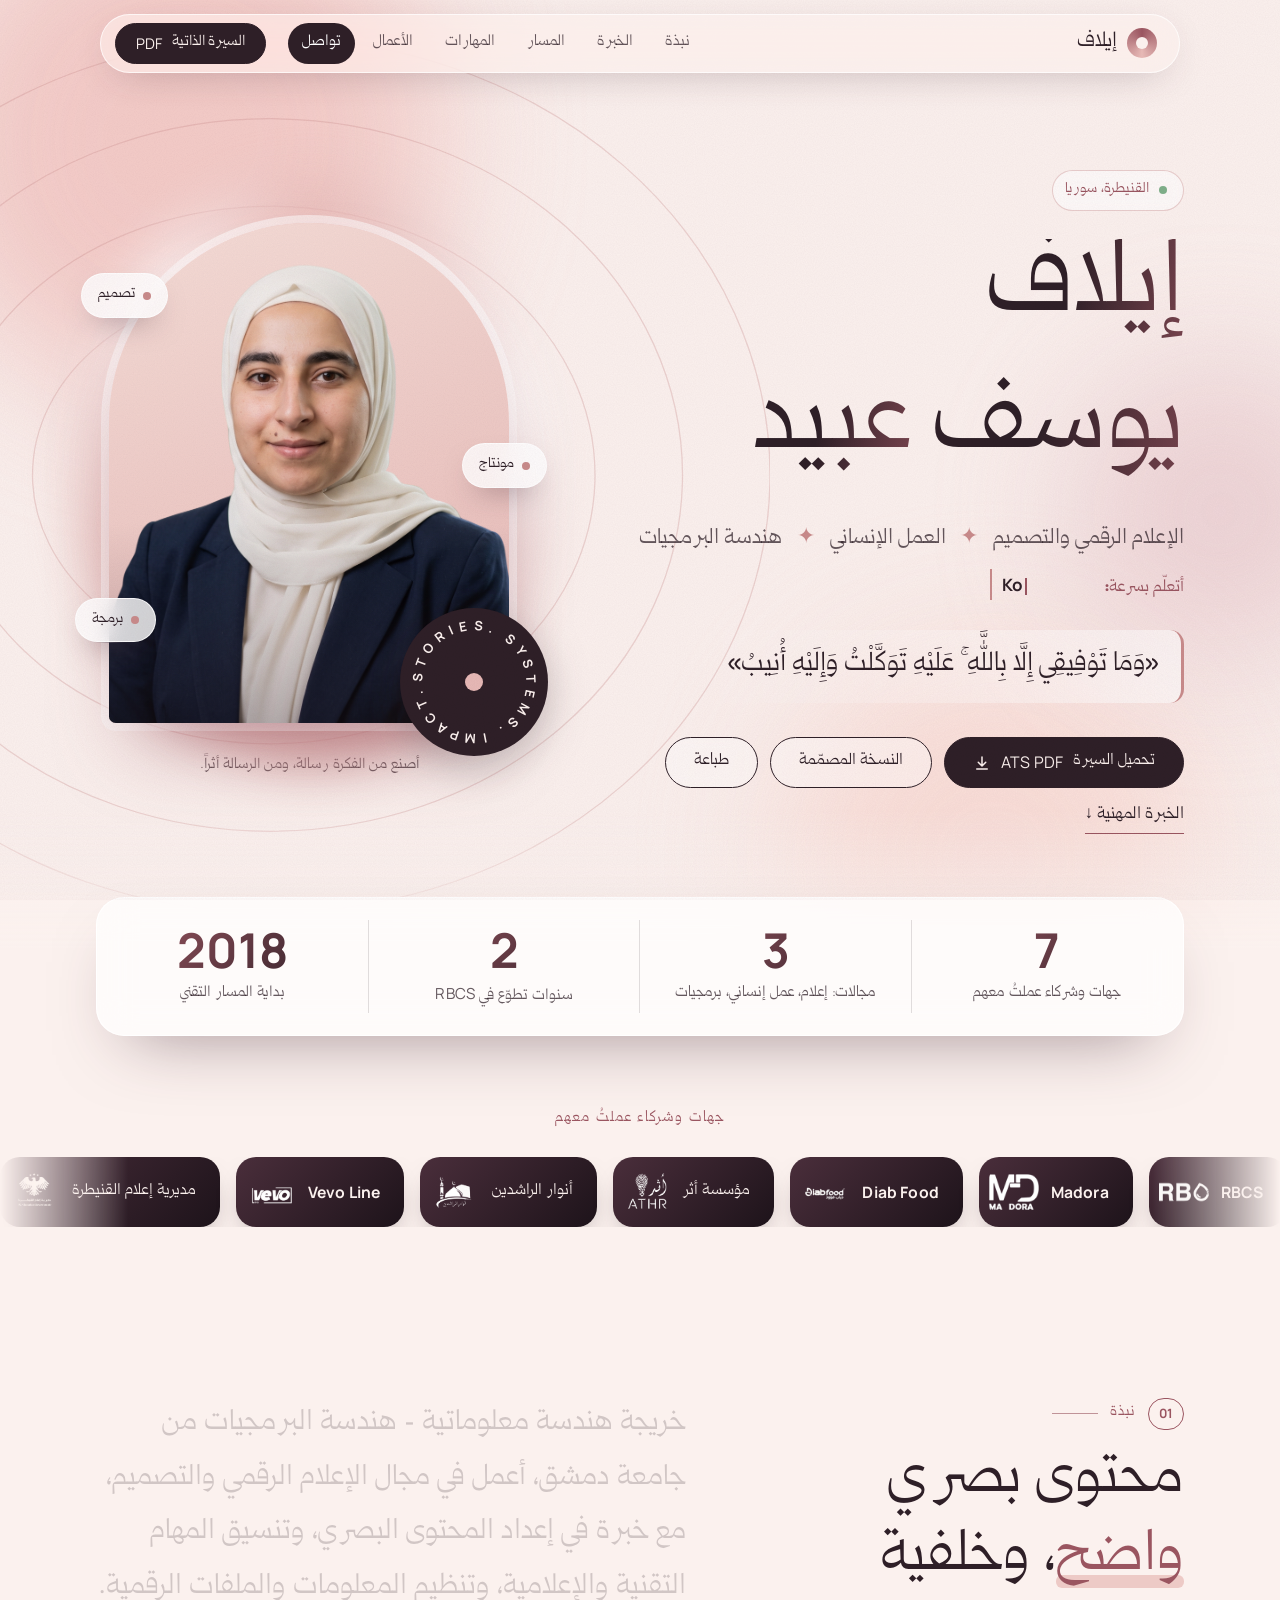
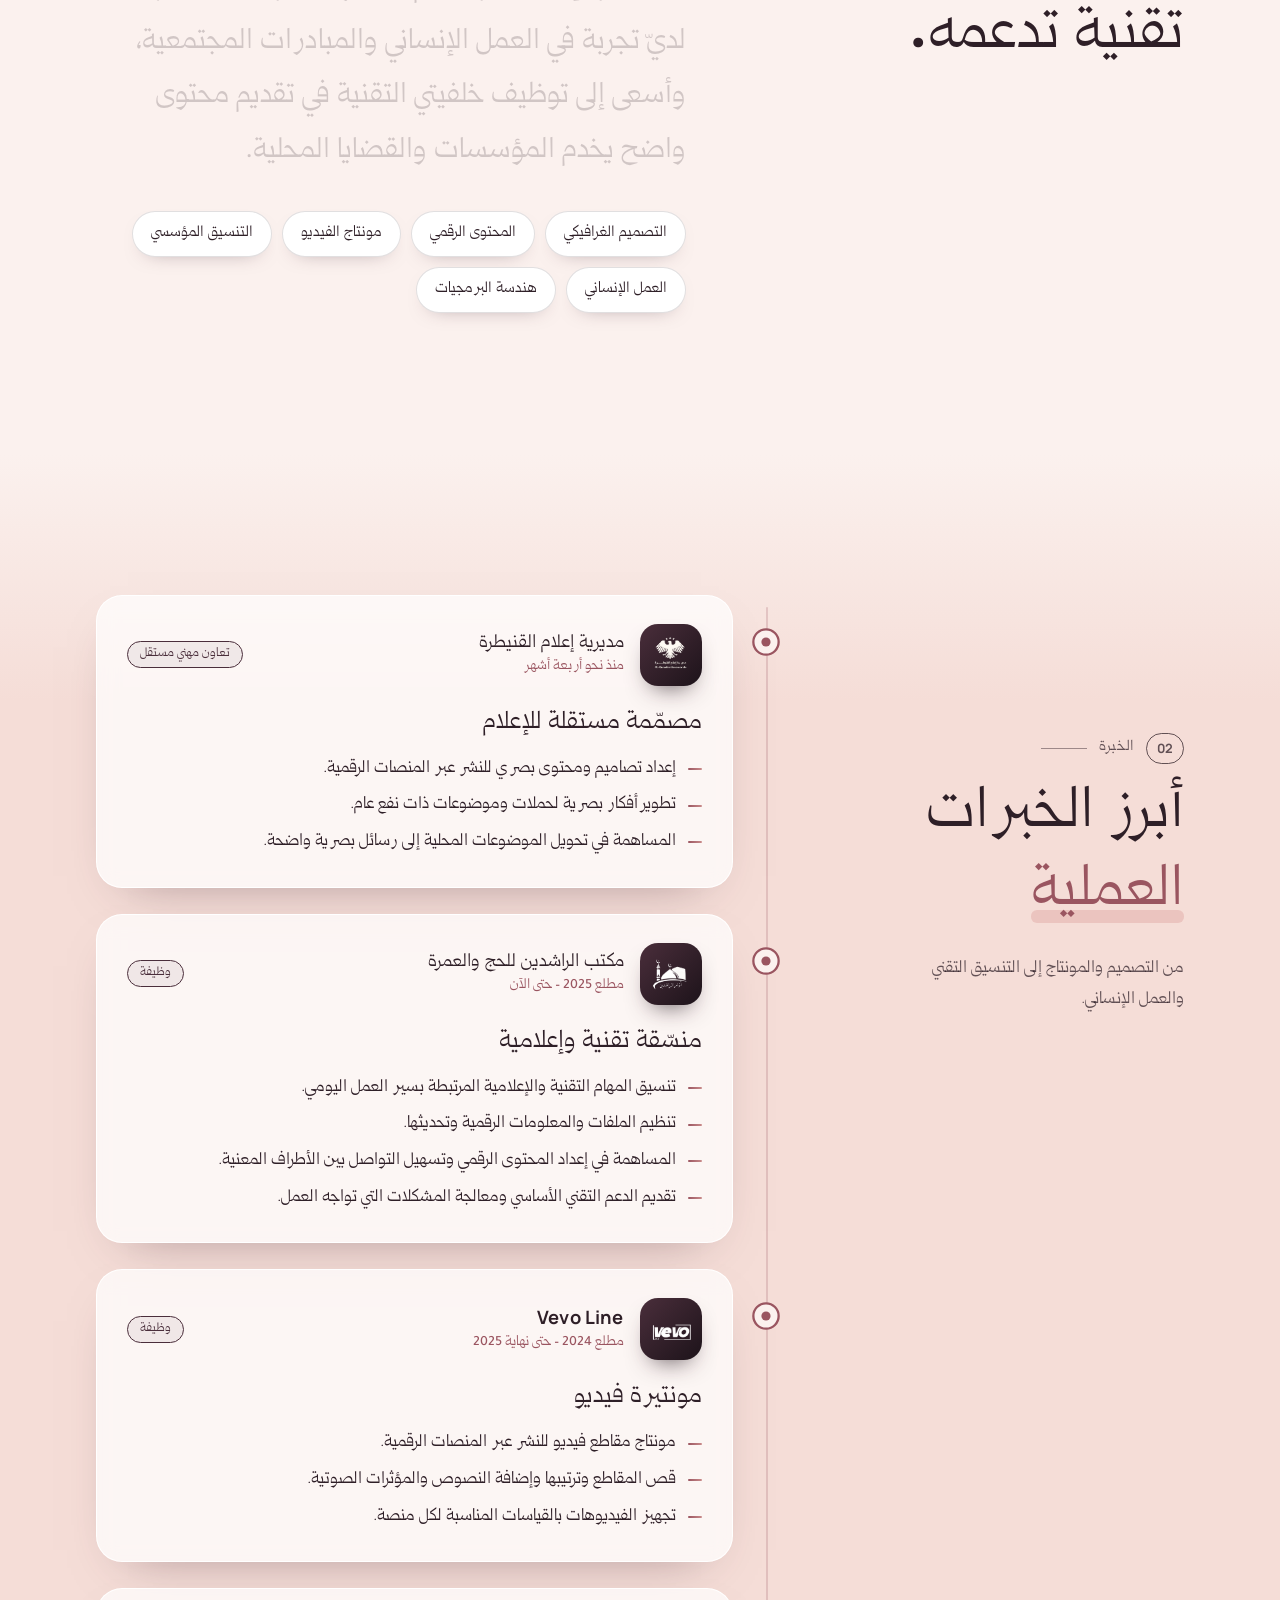
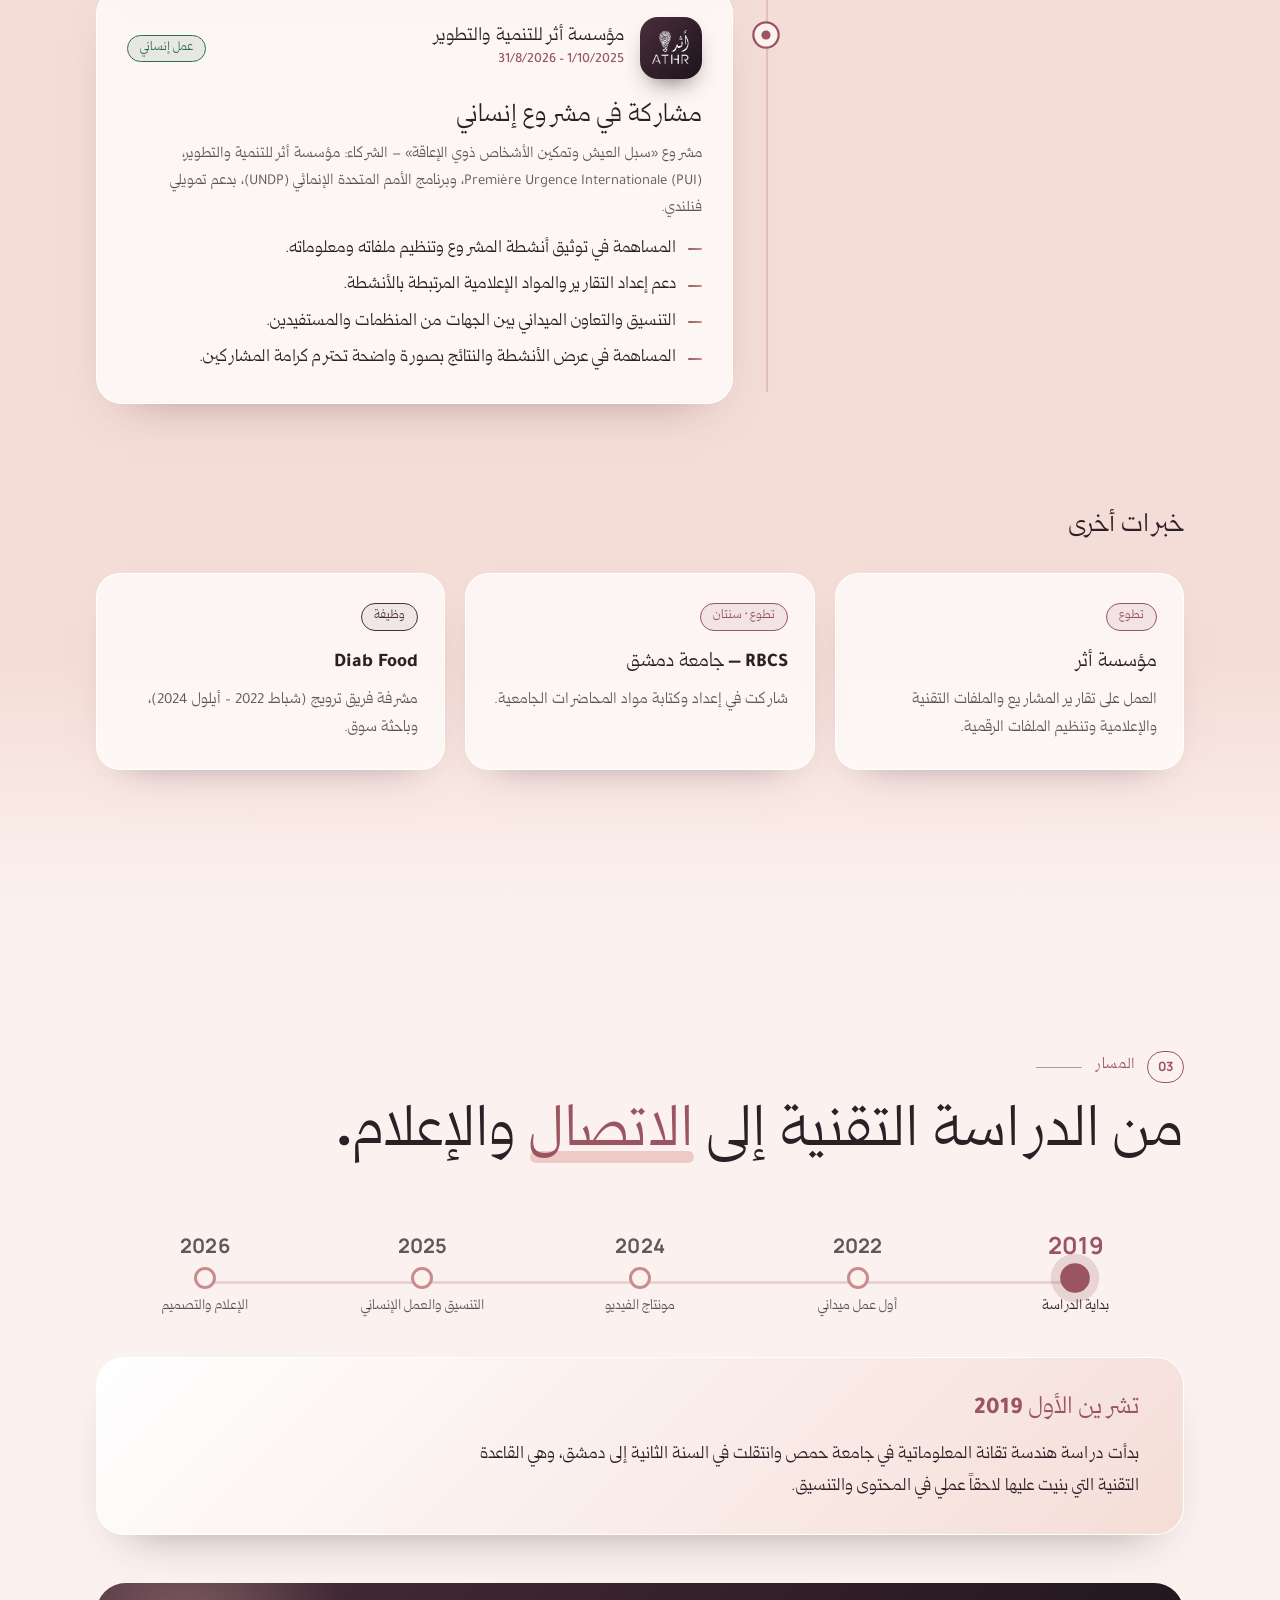
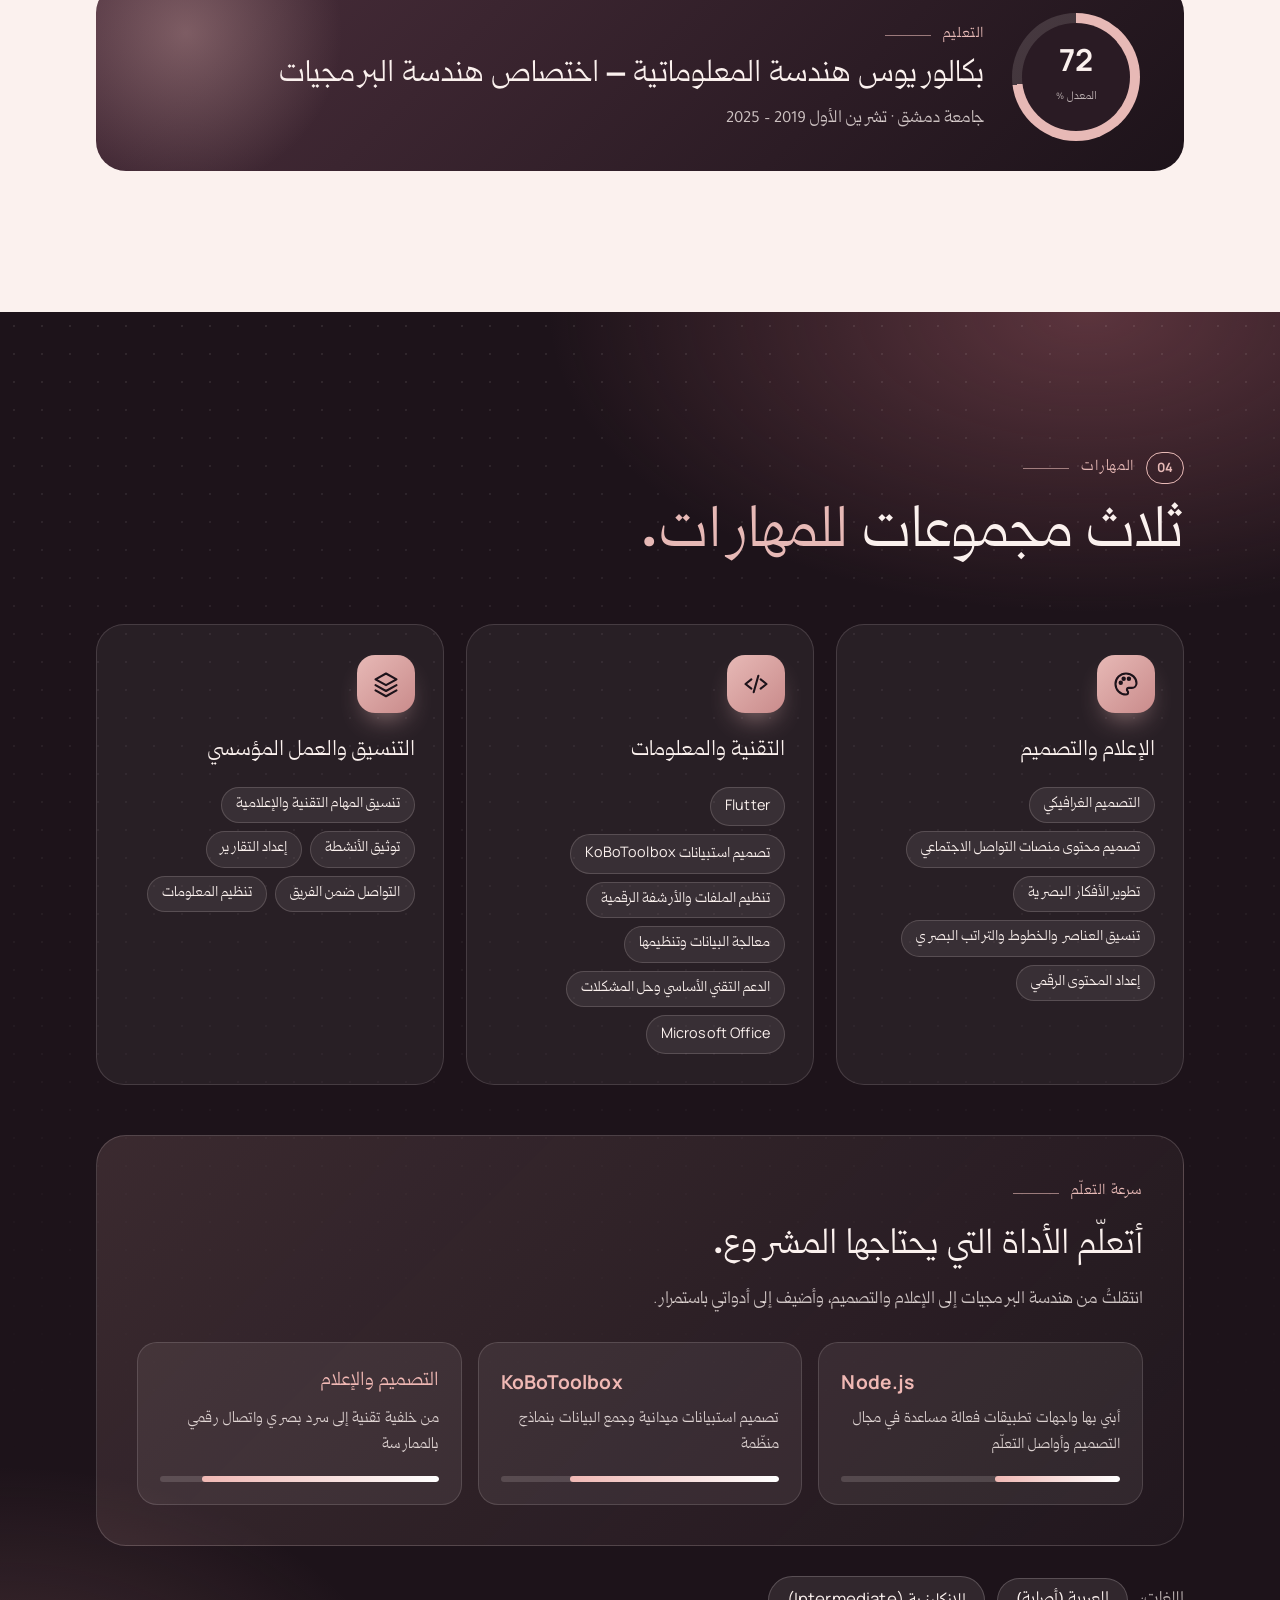
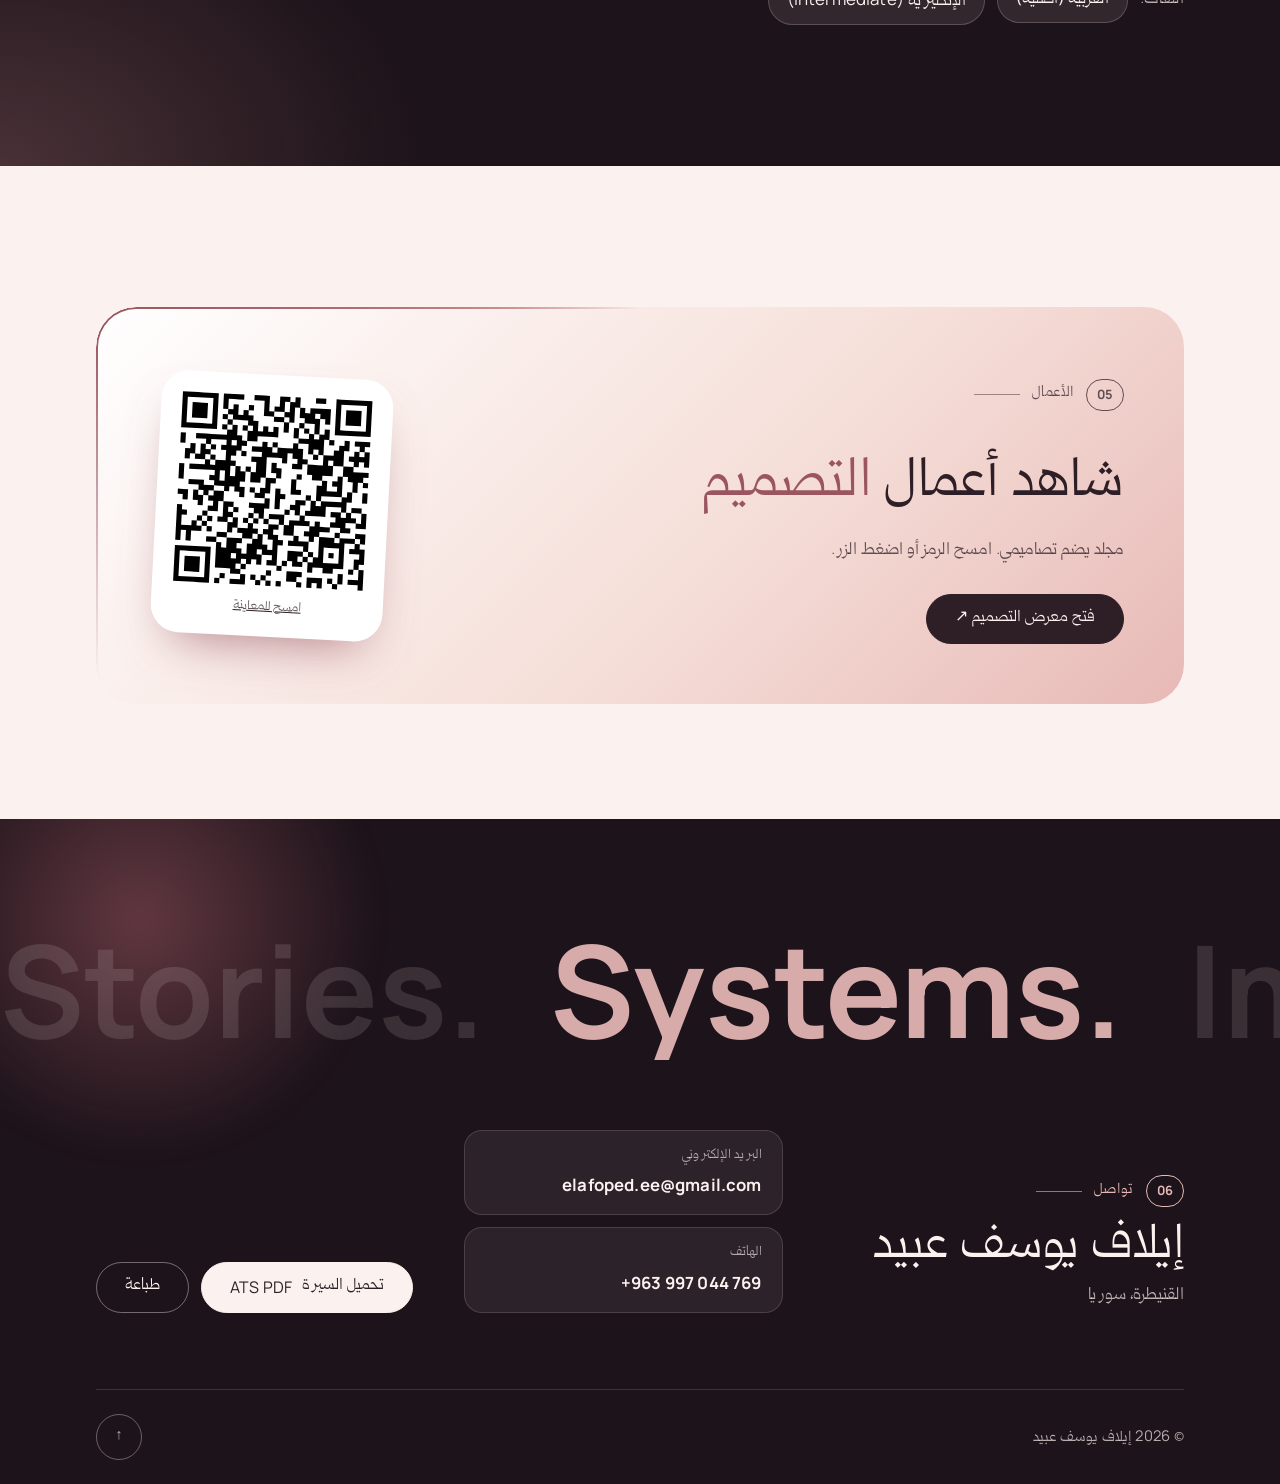
<file: index.html>
<!doctype html>
<html lang="ar" dir="rtl">

<head>
  <meta charset="utf-8">
  <meta name="viewport" content="width=device-width, initial-scale=1">
  <title>إيلاف يوسف عبيد — الإعلام الرقمي والتصميم</title>
  <meta name="description"
    content="إيلاف يوسف عبيد — الإعلام الرقمي والتصميم، العمل الإنساني، هندسة البرمجيات. القنيطرة، سوريا.">
  <meta name="theme-color" content="#FBF1EE">
  <meta property="og:title" content="إيلاف يوسف عبيد — الإعلام الرقمي والتصميم">
  <meta property="og:description" content="Stories. Systems. Impact.">
  <meta property="og:image" content="assets/portrait.jpg">
  <script>document.documentElement.classList.add('js')</script>
  <link rel="stylesheet" href="css/fonts.css">
  <link rel="stylesheet" href="css/site.css">
</head>

<body>
  <div class="progress" aria-hidden="true"></div>
  <div class="glow" aria-hidden="true"></div>
  <a class="skip" href="#main">انتقل إلى المحتوى</a>

  <header class="nav" id="top">
    <div class="nav__in">
      <a class="nav__brand" href="#hero" aria-label="إيلاف يوسف عبيد — الرئيسية"><i aria-hidden="true"></i>إيلاف</a>
      <button class="nav__toggle" type="button" aria-expanded="false" aria-controls="menu"><span
          class="sr">القائمة</span><i aria-hidden="true"></i></button>
      <nav id="menu" class="nav__menu" aria-label="التنقل الرئيسي">
        <a href="#about">نبذة</a>
        <a href="#experience">الخبرة</a>
        <a href="#timeline">المسار</a>
        <a href="#skills">المهارات</a>
        <a href="#work">الأعمال</a>
        <a href="#contact">تواصل</a>
      </nav>
      <div class="nav__actions">
        <a class="btn btn--sm" href="elaf-yousf-obeid-cv-ATS.pdf" download>السيرة الذاتية <span class="latin">PDF</span></a>
      </div>
    </div>
  </header>

  <main id="main">

    <!-- HERO -->
    <section class="hero" id="hero" aria-labelledby="name">
      <span class="blob blob--1" aria-hidden="true" data-par="0.12"></span>
      <span class="blob blob--2" aria-hidden="true" data-par="-0.08"></span>
      <span class="blob blob--3" aria-hidden="true" data-par="0.16"></span>
      <svg class="hero__rings" viewBox="0 0 800 800" aria-hidden="true" focusable="false">
        <g fill="none" stroke="currentColor" stroke-width="1">
          <ellipse cx="400" cy="400" rx="120" ry="90" />
          <ellipse cx="400" cy="400" rx="190" ry="150" />
          <ellipse cx="400" cy="400" rx="260" ry="215" />
          <ellipse cx="400" cy="400" rx="330" ry="285" />
          <ellipse cx="400" cy="400" rx="400" ry="350" />
        </g>
      </svg>

      <div class="wrap hero__grid">
        <div class="hero__text">
          <p class="eyebrow" data-reveal>القنيطرة، سوريا</p>
          <h1 class="hero__name" id="name" aria-label="إيلاف يوسف عبيد">إيلاف يوسف عبيد</h1>
          <p class="hero__headline" data-reveal>الإعلام الرقمي والتصميم <span class="sep" aria-hidden="true">✦</span>
            العمل الإنساني <span class="sep" aria-hidden="true">✦</span> هندسة البرمجيات</p>
          <p class="hero__rotor" data-reveal><span>أتعلّم بسرعة:</span> <b class="latin" id="rotor">Flutter</b></p>
          <p class="hero__statement" data-reveal>«وَمَا تَوْفِيقِي إِلَّا بِاللَّهِ ۚ عَلَيْهِ تَوَكَّلْتُ وَإِلَيْهِ أُنِيبُ»</p>

          <div class="hero__cta" data-reveal>
            <a class="btn" href="elaf-yousf-obeid-cv-ATS.pdf" download>تحميل السيرة <span class="latin">ATS PDF</span>
              <svg viewBox="0 0 24 24" fill="none" stroke="currentColor" stroke-width="2" stroke-linecap="round"
                stroke-linejoin="round" aria-hidden="true">
                <path d="M12 4v12m0 0-5-5m5 5 5-5M5 20h14" />
              </svg></a>
            <a class="btn btn--ghost" href="elaf-yousf-obeid-cv.pdf" download>النسخة المصمّمة</a>
            <a class="btn btn--ghost" href="cv-print.html" target="_blank" rel="noopener" data-print>طباعة</a>
            <a class="link" href="#experience">الخبرة المهنية ↓</a>
          </div>
        </div>

        <figure class="portrait" data-reveal>
          <div class="portrait__stage">
            <div class="portrait__halo" aria-hidden="true"></div>
            <div class="portrait__frame">
              <img src="assets/portrait.jpg" alt="إيلاف يوسف عبيد" width="800" height="1000" fetchpriority="high">
            </div>
            <svg class="portrait__ring" viewBox="0 0 150 150" aria-hidden="true">
              <circle class="disc" cx="75" cy="75" r="74" />
              <defs><path id="rp" d="M75 75 m-52 0 a52 52 0 1 1 104 0 a52 52 0 1 1 -104 0" /></defs>
              <g class="spin">
                <text><textPath href="#rp" startOffset="0" textLength="318" lengthAdjust="spacing">STORIES. SYSTEMS. IMPACT. </textPath></text>
              </g>
              <circle class="dot" cx="75" cy="75" r="9" />
            </svg>
            <span class="chip-f chip-f--1"><i></i>تصميم</span>
            <span class="chip-f chip-f--2"><i></i>مونتاج</span>
            <span class="chip-f chip-f--3"><i></i>برمجة</span>
          </div>
          <figcaption>أصنع من الفكرة رسالة، ومن الرسالة أثراً.</figcaption>
        </figure>
      </div>
    </section>

    <!-- STATS -->
    <div class="wrap stats">
      <div class="stats__in" data-reveal>
        <div class="stat"><b data-count="7">0</b><span>جهات وشركاء عملتُ معهم</span></div>
        <div class="stat"><b data-count="3">0</b><span>مجالات: إعلام، عمل إنساني، برمجيات</span></div>
        <div class="stat"><b data-count="2">0</b><span>سنوات تطوّع في <span class="latin">RBCS</span></span></div>
        <div class="stat"><b data-count="2019">0</b><span>بداية المسار التقني</span></div>
      </div>
    </div>

    <section class="logos" aria-label="جهات عملتُ معها">
      <p class="logos__t">جهات وشركاء عملتُ معهم</p>
      <div class="marquee">
        <ul class="marquee__track">
          <li><img src="assets/logos/media-qunaytra.png" alt="" width="64" height="64" loading="lazy"><span>مديرية إعلام القنيطرة</span></li>
          <li><img src="assets/logos/vevoline.png" alt="" width="64" height="64" loading="lazy"><span class="latin">Vevo Line</span></li>
          <li><img src="assets/logos/alrashidin.png" alt="" width="64" height="64" loading="lazy"><span>أنوار الراشدين</span></li>
          <li><img src="assets/logos/athr.png" alt="" width="64" height="64" loading="lazy"><span>مؤسسة أثر</span></li>
          <li><img src="assets/logos/diab-food.png" alt="" width="64" height="64" loading="lazy"><span class="latin">Diab Food</span></li>
          <li><img src="assets/logos/madora.png" alt="" width="64" height="64" loading="lazy"><span class="latin">Madora</span></li>
          <li><img src="assets/logos/rbcs.png" alt="" width="64" height="64" loading="lazy"><span class="latin">RBCS</span></li>
        </ul>
      </div>
    </section>

    <!-- ABOUT -->
    <section class="section" id="about" aria-labelledby="about-h">
      <div class="wrap about">
        <div>
          <p class="kicker" data-reveal><span class="num latin">01</span> نبذة</p>
          <h2 id="about-h" class="h2" data-reveal>محتوى بصري <em>واضح</em>، وخلفية تقنية تدعمه.</h2>
        </div>
        <div>
          <p class="about__text" id="aboutText">خريجة هندسة معلوماتية – هندسة البرمجيات من جامعة دمشق، أعمل في مجال الإعلام الرقمي والتصميم، مع خبرة في إعداد المحتوى البصري، وتنسيق المهام التقنية والإعلامية، وتنظيم المعلومات والملفات الرقمية. لديّ تجربة في العمل الإنساني والمبادرات المجتمعية، وأسعى إلى توظيف خلفيتي التقنية في تقديم محتوى واضح يخدم المؤسسات والقضايا المحلية.</p>
          <ul class="pills" data-reveal>
            <li>التصميم الغرافيكي</li>
            <li>المحتوى الرقمي</li>
            <li>مونتاج الفيديو</li>
            <li>التنسيق المؤسسي</li>
            <li>العمل الإنساني</li>
            <li>هندسة البرمجيات</li>
          </ul>
        </div>
      </div>
    </section>

    <!-- EXPERIENCE -->
    <section class="section section--tint" id="experience" aria-labelledby="exp-h">
      <div class="wrap">
        <div class="exp-wrap">
          <div class="exp-head">
            <p class="kicker" data-reveal><span class="num latin">02</span> الخبرة</p>
            <h2 id="exp-h" class="h2" data-reveal>أبرز الخبرات <em>العملية</em></h2>
            <p data-reveal>من التصميم والمونتاج إلى التنسيق التقني والعمل الإنساني.</p>
          </div>

          <div class="exp-list" id="expList">

            <article class="exp" data-reveal>
              <span class="exp__dot" aria-hidden="true"></span>
              <div class="exp__top">
                <div class="exp__logo"><img src="assets/logos/media-qunaytra.png" alt="" width="48" height="48" loading="lazy"></div>
                <div class="exp__org">مديرية إعلام القنيطرة<small class="verify">منذ نحو أربعة أشهر</small></div>
                <div class="exp__badges"><span class="tag tag--pro">تعاون مهني مستقل</span></div>
              </div>
              <h3>مصمّمة مستقلة للإعلام</h3>
              <ul>
                <li>إعداد تصاميم ومحتوى بصري للنشر عبر المنصات الرقمية.</li>
                <li>تطوير أفكار بصرية لحملات وموضوعات ذات نفع عام.</li>
                <li>المساهمة في تحويل الموضوعات المحلية إلى رسائل بصرية واضحة.</li>
              </ul>
            </article>

            <article class="exp" data-reveal>
              <span class="exp__dot" aria-hidden="true"></span>
              <div class="exp__top">
                <div class="exp__logo"><img src="assets/logos/alrashidin.png" alt="" width="48" height="48" loading="lazy"></div>
                <div class="exp__org">مكتب الراشدين للحج والعمرة<small>مطلع 2025 – حتى الآن</small></div>
                <div class="exp__badges"><span class="tag tag--pro">وظيفة</span></div>
              </div>
              <h3>منسّقة تقنية وإعلامية</h3>
              <ul>
                <li>تنسيق المهام التقنية والإعلامية المرتبطة بسير العمل اليومي.</li>
                <li>تنظيم الملفات والمعلومات الرقمية وتحديثها.</li>
                <li>المساهمة في إعداد المحتوى الرقمي وتسهيل التواصل بين الأطراف المعنية.</li>
                <li>تقديم الدعم التقني الأساسي ومعالجة المشكلات التي تواجه العمل.</li>
              </ul>
            </article>

            <article class="exp" data-reveal>
              <span class="exp__dot" aria-hidden="true"></span>
              <div class="exp__top">
                <div class="exp__logo"><img src="assets/logos/vevoline.png" alt="" width="48" height="48" loading="lazy"></div>
                <div class="exp__org"><span class="latin">Vevo Line</span><small>مطلع 2024 – حتى نهاية 2025</small></div>
                <div class="exp__badges"><span class="tag tag--pro">وظيفة</span></div>
              </div>
              <h3>مونتيرة فيديو</h3>
              <ul>
                <li>مونتاج مقاطع فيديو للنشر عبر المنصات الرقمية.</li>
                <li>قص المقاطع وترتيبها وإضافة النصوص والمؤثرات الصوتية.</li>
                <li>تجهيز الفيديوهات بالقياسات المناسبة لكل منصة.</li>
              </ul>
            </article>

            <article class="exp" data-reveal>
              <span class="exp__dot" aria-hidden="true"></span>
              <div class="exp__top">
                <div class="exp__logo"><img src="assets/logos/athr.png" alt="" width="48" height="48" loading="lazy"></div>
                <div class="exp__org">مؤسسة أثر للتنمية والتطوير<small>1/10/2025 – 31/8/2026</small></div>
                <div class="exp__badges"><span class="tag tag--hum">عمل إنساني</span></div>
              </div>
              <h3>مشاركة في مشروع إنساني</h3>
              <p class="exp__project">مشروع «سبل العيش وتمكين الأشخاص ذوي الإعاقة» — الشركاء: مؤسسة أثر للتنمية والتطوير،
                <bdi lang="en">Première Urgence Internationale (PUI)</bdi>، وبرنامج الأمم المتحدة الإنمائي
                (<bdi lang="en">UNDP</bdi>)، بدعم تمويلي فنلندي.</p>
              <ul>
                <li>المساهمة في توثيق أنشطة المشروع وتنظيم ملفاته ومعلوماته.</li>
                <li>دعم إعداد التقارير والمواد الإعلامية المرتبطة بالأنشطة.</li>
                <li>التنسيق والتعاون الميداني بين الجهات من المنظمات والمستفيدين.</li>
                <li>المساهمة في عرض الأنشطة والنتائج بصورة واضحة تحترم كرامة المشاركين.</li>
              </ul>
            </article>
          </div>
        </div>

        <div class="more">
          <h3 class="h3" data-reveal>خبرات أخرى</h3>
          <div class="more__grid">
            <article class="card" data-reveal>
              <span class="tag tag--vol">تطوع</span>
              <h4>مؤسسة أثر</h4>
              <p>العمل على تقارير المشاريع والملفات التقنية والإعلامية وتنظيم الملفات الرقمية.</p>
            </article>
            <article class="card" data-reveal>
              <span class="tag tag--vol">تطوع · سنتان</span>
              <h4><bdi lang="en">RBCS</bdi> — جامعة دمشق</h4>
              <p>شاركت في إعداد وكتابة مواد المحاضرات الجامعية.</p>
            </article>
            <article class="card" data-reveal>
              <span class="tag tag--pro">وظيفة</span>
              <h4><bdi lang="en">Diab Food</bdi></h4>
              <p>مشرفة فريق ترويج (شباط 2022 – أيلول 2024)، وباحثة سوق.</p>
            </article>
          </div>
        </div>
      </div>
    </section>

    <!-- TIMELINE -->
    <section class="section" id="timeline" aria-labelledby="tl-h">
      <div class="wrap">
        <p class="kicker" data-reveal><span class="num latin">03</span> المسار</p>
        <h2 id="tl-h" class="h2" data-reveal>من الدراسة التقنية إلى <em>الاتصال</em> والإعلام.</h2>

        <div class="tl" id="tl" data-reveal>
          <div class="tl__rail" role="tablist" aria-label="محطات المسار" aria-orientation="horizontal">
            <button class="tl__node is-active" role="tab" id="tab-2019" aria-selected="true" aria-controls="p-2019"
              tabindex="0"><span class="tl__year latin">2019</span><span class="tl__dot" aria-hidden="true"></span><span
                class="tl__cap">بداية الدراسة</span></button>
            <button class="tl__node" role="tab" id="tab-2022" aria-selected="false" aria-controls="p-2022"
              tabindex="-1"><span class="tl__year latin">2022</span><span class="tl__dot"
                aria-hidden="true"></span><span class="tl__cap">أول عمل ميداني</span></button>
            <button class="tl__node" role="tab" id="tab-2024" aria-selected="false" aria-controls="p-2024"
              tabindex="-1"><span class="tl__year latin">2024</span><span class="tl__dot"
                aria-hidden="true"></span><span class="tl__cap">مونتاج الفيديو</span></button>
            <button class="tl__node" role="tab" id="tab-2025" aria-selected="false" aria-controls="p-2025"
              tabindex="-1"><span class="tl__year latin">2025</span><span class="tl__dot"
                aria-hidden="true"></span><span class="tl__cap">التنسيق والعمل الإنساني</span></button>
            <button class="tl__node" role="tab" id="tab-2026" aria-selected="false" aria-controls="p-2026"
              tabindex="-1"><span class="tl__year latin">2026</span><span class="tl__dot"
                aria-hidden="true"></span><span class="tl__cap">الإعلام والتصميم</span></button>
          </div>
          <div class="tl__panels" aria-live="polite">
            <div class="tl__panel" role="tabpanel" id="p-2019" aria-labelledby="tab-2019">
              <h3>تشرين الأول 2019</h3>
              <p>بدأت دراسة هندسة تقانة المعلوماتية في جامعة حمص وانتقلت في السنة الثانية إلى دمشق، وهي القاعدة التقنية التي بنيت عليها لاحقاً عملي في المحتوى والتنسيق.</p>
            </div>
            <div class="tl__panel" role="tabpanel" id="p-2022" aria-labelledby="tab-2022" hidden>
              <h3>شباط 2022</h3>
              <p>انضممت إلى <bdi lang="en">Diab Food</bdi> باحثة سوق (حتى أيلول 2023) ومشرفة فريق ترويج (حتى أيلول 2024)، فتعلّمت العمل مع الناس والفرق ميدانياً.</p>
            </div>
            <div class="tl__panel" role="tabpanel" id="p-2024" aria-labelledby="tab-2024" hidden>
              <h3>مطلع 2024</h3>
              <p>بدأت العمل مونتيرة فيديو في <bdi lang="en">Vevo Line</bdi>، وأعددت مقاطع للنشر عبر المنصات الرقمية بالقياسات المناسبة لكل منصة.</p>
            </div>
            <div class="tl__panel" role="tabpanel" id="p-2025" aria-labelledby="tab-2025" hidden>
              <h3>2025</h3>
              <p>بدأت العمل منسّقة تقنية وإعلامية في مكتب الراشدين للحج والعمرة، وما زلت في هذا الدور. وفي تشرين الأول 2025 بدأت المشاركة في مشروع «سبل العيش وتمكين الأشخاص ذوي الإعاقة» مع مؤسسة أثر.</p>
            </div>
            <div class="tl__panel" role="tabpanel" id="p-2026" aria-labelledby="tab-2026" hidden>
              <h3>2026</h3>
              <p>بدأت تعاوناً مستقلاً مع مديرية إعلام القنيطرة في التصميم والاتصال الرقمي، منذ نحو أربعة أشهر.</p>
            </div>
          </div>
        </div>

        <div class="edu" id="edu" data-reveal>
          <div class="ring" id="ring" style="--v:0">
            <div><b class="latin" data-count="73">0</b><small>المعدل %</small></div>
          </div>
          <div>
            <p class="kicker kicker--light">التعليم</p>
            <h3 class="edu__title">بكالوريوس هندسة المعلوماتية — اختصاص هندسة البرمجيات</h3>
            <p class="edu__meta">جامعة دمشق · تشرين الأول 2019 – 2025</p>
          </div>
        </div>
      </div>
    </section>

    <!-- SKILLS -->
    <section class="section section--ink" id="skills" aria-labelledby="sk-h">
      <div class="wrap">
        <p class="kicker kicker--light" data-reveal><span class="num latin">04</span> المهارات</p>
        <h2 id="sk-h" class="h2" data-reveal>ثلاث مجموعات <em style="color:var(--rose)">للمهارات.</em></h2>

        <div class="skills">
          <article class="skill" data-reveal>
            <span class="skill__ic" aria-hidden="true"><svg viewBox="0 0 24 24" fill="none" stroke="currentColor"
                stroke-width="1.8" stroke-linecap="round" stroke-linejoin="round">
                <path d="M12 3a9 9 0 1 0 0 18c1.1 0 1.8-.8 1.8-1.7 0-.5-.2-.9-.5-1.2-.3-.3-.5-.7-.5-1.2 0-.9.7-1.6 1.6-1.6H17a4 4 0 0 0 4-4C21 6.8 17 3 12 3Z" />
                <circle cx="7.5" cy="11" r="1" /><circle cx="10" cy="7.5" r="1" /><circle cx="14.5" cy="7.5" r="1" />
              </svg></span>
            <h3>الإعلام والتصميم</h3>
            <ul>
              <li>التصميم الغرافيكي</li>
              <li>تصميم محتوى منصات التواصل الاجتماعي</li>
              <li>تطوير الأفكار البصرية</li>
              <li>تنسيق العناصر والخطوط والتراتب البصري</li>
              <li>إعداد المحتوى الرقمي</li>
            </ul>
          </article>
          <article class="skill" data-reveal>
            <span class="skill__ic" aria-hidden="true"><svg viewBox="0 0 24 24" fill="none" stroke="currentColor"
                stroke-width="1.8" stroke-linecap="round" stroke-linejoin="round">
                <path d="m8 8-5 4 5 4M16 8l5 4-5 4M14 5l-4 14" />
              </svg></span>
            <h3>التقنية والمعلومات</h3>
            <ul>
              <li><span class="latin">Flutter</span></li>
              <li>تصميم استبيانات <span class="latin">KoBoToolbox</span></li>
              <li>تنظيم الملفات والأرشفة الرقمية</li>
              <li>معالجة البيانات وتنظيمها</li>
              <li>الدعم التقني الأساسي وحل المشكلات</li>
              <li><span class="latin">Microsoft Office</span></li>
            </ul>
          </article>
          <article class="skill" data-reveal>
            <span class="skill__ic" aria-hidden="true"><svg viewBox="0 0 24 24" fill="none" stroke="currentColor"
                stroke-width="1.8" stroke-linecap="round" stroke-linejoin="round">
                <path d="M12 3 3 8l9 5 9-5-9-5Z" /><path d="m3 13 9 5 9-5M3 17.5l9 5 9-5" />
              </svg></span>
            <h3>التنسيق والعمل المؤسسي</h3>
            <ul>
              <li>تنسيق المهام التقنية والإعلامية</li>
              <li>توثيق الأنشطة</li>
              <li>إعداد التقارير</li>
              <li>التواصل ضمن الفريق</li>
              <li>تنظيم المعلومات</li>
            </ul>
          </article>
        </div>

        <div class="learn" data-reveal>
          <p class="kicker kicker--light">سرعة التعلّم</p>
          <h3 class="learn__h">أتعلّم الأداة التي يحتاجها المشروع.</h3>
          <p class="learn__p">انتقلتُ من هندسة البرمجيات إلى الإعلام والتصميم، وأضيف إلى أدواتي باستمرار.</p>
          <div class="learn__grid">
            <div class="lc"><b class="latin">Node.js</b><span>أبني بها واجهات تطبيقات فعالة مساعدة في مجال التصميم وأواصل التعلّم</span><i style="--w:45%"></i></div>
            <div class="lc"><b class="latin">KoBoToolbox</b><span>تصميم استبيانات ميدانية وجمع البيانات بنماذج منظّمة</span><i style="--w:75%"></i></div>
            <div class="lc"><b>التصميم والإعلام</b><span>من خلفية تقنية إلى سرد بصري واتصال رقمي بالممارسة</span><i style="--w:85%"></i></div>
          </div>
        </div>

        <div class="langs" data-reveal>
          <span>اللغات:</span>
          <b>العربية (أصلية)</b>
          <b>الإنكليزية <span class="latin">(Intermediate)</span></b>
        </div>
      </div>
    </section>

    <!-- WORK -->
    <section class="section" id="work" aria-labelledby="wk-h" style="padding-bottom:0">
      <div class="wrap">
        <aside class="port" data-reveal>
          <div class="port__txt">
            <p class="kicker"><span class="num latin">05</span> الأعمال</p>
            <h2 id="wk-h">شاهد أعمال <em style="font-style:normal;color:var(--wine)">التصميم</em></h2>
            <p>مجلد يضم تصاميمي. امسح الرمز أو اضغط الزر.</p>
            <a class="btn" href="https://drive.google.com/drive/folders/12mAwkRwQ0FwnwwYz8xMDBKlGMuOega3Y"
              target="_blank" rel="noopener">فتح معرض التصميم ↗</a>
          </div>
          <a class="port__qr" href="https://drive.google.com/drive/folders/12mAwkRwQ0FwnwwYz8xMDBKlGMuOega3Y"
            target="_blank" rel="noopener" aria-label="رمز QR لمعرض الأعمال"><img src="assets/portfolio-qr.svg"
              alt="QR لمعرض أعمال التصميم" width="200" height="200"><small>امسح للمعاينة</small></a>
        </aside>
      </div>
    </section>

  </main>

  <footer class="footer" id="contact">
    <div class="big" aria-hidden="true">
      <div class="big__track"><span>Stories.</span><span>Systems.</span><span>Impact.</span><span>Stories.</span><span>Systems.</span><span>Impact.</span></div>
    </div>
    <div class="wrap footer__grid">
      <div>
        <p class="kicker kicker--light"><span class="num latin">06</span> تواصل</p>
        <h2 class="footer__name">إيلاف يوسف عبيد</h2>
        <p class="footer__sub">القنيطرة، سوريا</p>
      </div>
      <ul class="contacts">
        <li><a href="mailto:elafoped.ee@gmail.com"><span>البريد الإلكتروني</span><b class="latin verify">elafoped.ee@gmail.com</b></a></li>
        <li><a href="tel:+963997044769"><span>الهاتف</span><b class="latin" dir="ltr">+963 997 044 769</b></a></li>
      </ul>
      <div class="footer__actions">
        <a class="btn btn--light" href="elaf-yousf-obeid-cv-ATS.pdf" download>تحميل السيرة <span class="latin">ATS PDF</span></a>
        <a class="btn btn--outline" href="cv-print.html" target="_blank" rel="noopener" data-print>طباعة</a>
      </div>
    </div>
    <div class="wrap">
      <div class="footer__end">
        <span>© <span class="latin">2026</span> إيلاف يوسف عبيد</span>
        <a class="totop" href="#top" aria-label="العودة إلى الأعلى">↑</a>
      </div>
    </div>
  </footer>

  <script src="js/site.js"></script>
</body>

</html>
</file>
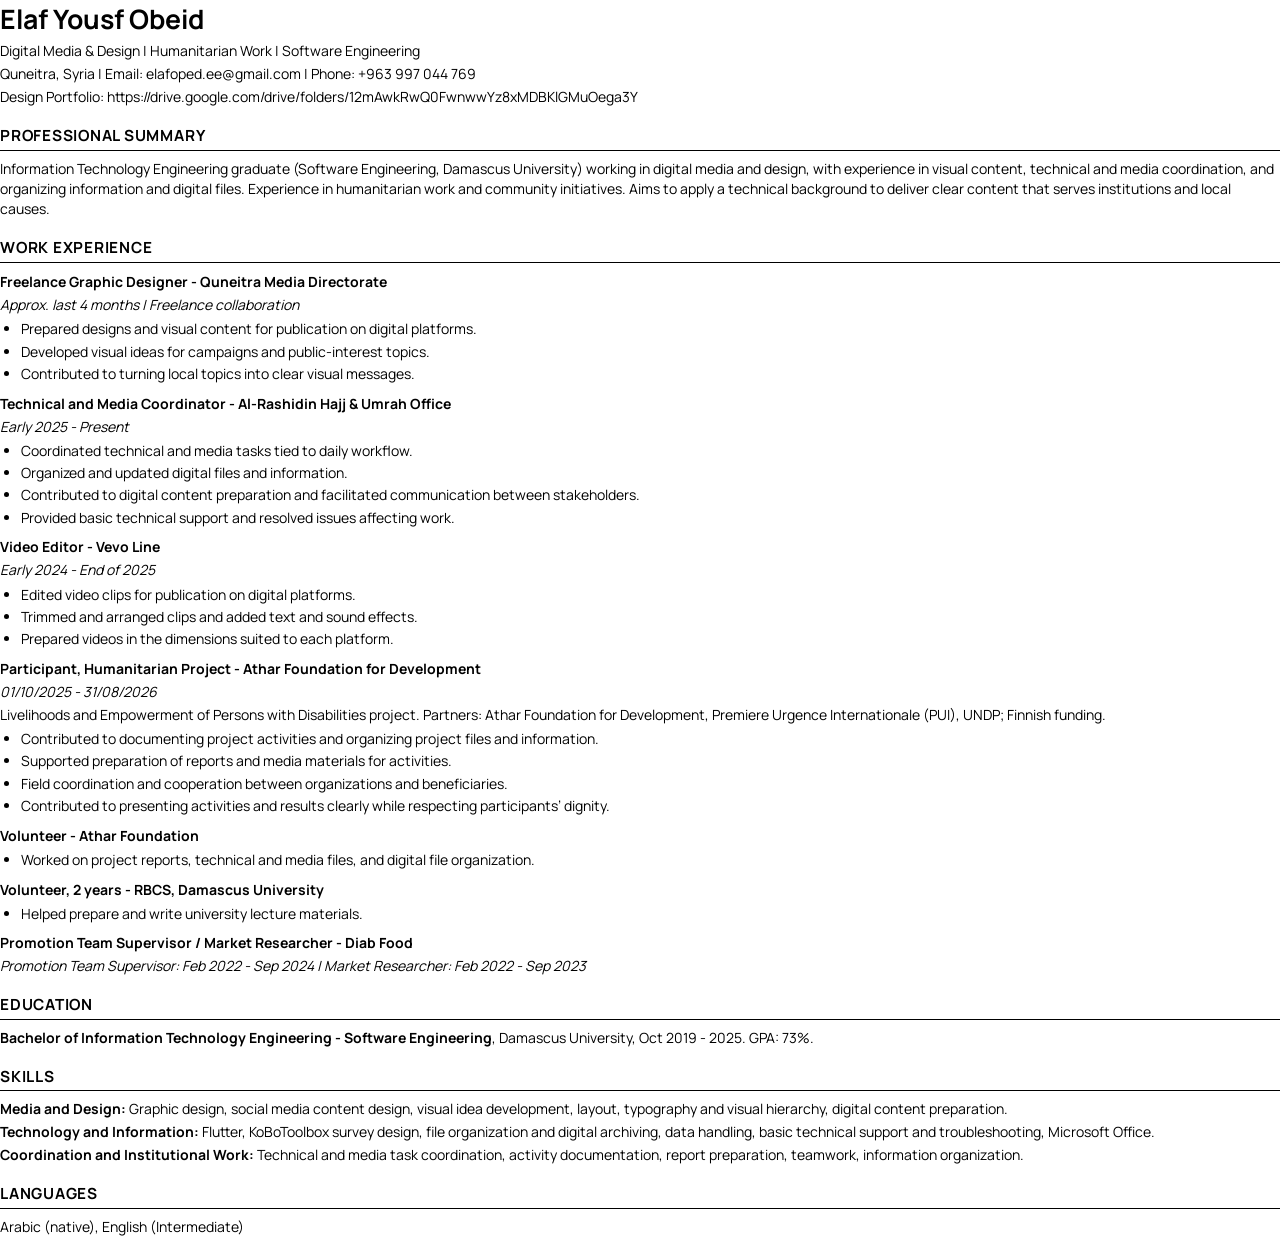
<file: ats.html>
<!doctype html><html lang="en"><head><meta charset="utf-8"><title>Elaf Yousf Obeid - Resume</title>
<link rel="stylesheet" href="css/fonts.css">
<style>@page{size:A4;margin:16mm 16mm}body{font-family:"Manrope",Arial,sans-serif;font-size:10.5pt;line-height:1.45;color:#000;margin:0}
h1{font-size:20pt;margin:0 0 2pt}h2{font-size:11.5pt;text-transform:uppercase;letter-spacing:.05em;border-bottom:1px solid #000;padding-bottom:2pt;margin:13pt 0 6pt}
h3{font-size:10.5pt;margin:7pt 0 0}p{margin:2pt 0}ul{margin:3pt 0 0;padding-left:16pt}li{margin:1.5pt 0}.m{font-style:italic}</style></head><body>
<h1>Elaf Yousf Obeid</h1>
<p>Digital Media &amp; Design | Humanitarian Work | Software Engineering</p>
<p>Quneitra, Syria | Email: elafoped.ee@gmail.com | Phone: +963 997 044 769</p>
<p>Design Portfolio: https://drive.google.com/drive/folders/12mAwkRwQ0FwnwwYz8xMDBKlGMuOega3Y</p>
<h2>Professional Summary</h2>
<p>Information Technology Engineering graduate (Software Engineering, Damascus University) working in digital media and design, with experience in visual content, technical and media coordination, and organizing information and digital files. Experience in humanitarian work and community initiatives. Aims to apply a technical background to deliver clear content that serves institutions and local causes.</p>
<h2>Work Experience</h2>
<h3>Freelance Graphic Designer - Quneitra Media Directorate</h3><p class="m">Approx. last 4 months | Freelance collaboration</p><ul><li>Prepared designs and visual content for publication on digital platforms.</li><li>Developed visual ideas for campaigns and public-interest topics.</li><li>Contributed to turning local topics into clear visual messages.</li></ul>
<h3>Technical and Media Coordinator - Al-Rashidin Hajj &amp; Umrah Office</h3><p class="m">Early 2025 - Present</p><ul><li>Coordinated technical and media tasks tied to daily workflow.</li><li>Organized and updated digital files and information.</li><li>Contributed to digital content preparation and facilitated communication between stakeholders.</li><li>Provided basic technical support and resolved issues affecting work.</li></ul>
<h3>Video Editor - Vevo Line</h3><p class="m">Early 2024 - End of 2025</p><ul><li>Edited video clips for publication on digital platforms.</li><li>Trimmed and arranged clips and added text and sound effects.</li><li>Prepared videos in the dimensions suited to each platform.</li></ul>
<h3>Participant, Humanitarian Project - Athar Foundation for Development</h3><p class="m">01/10/2025 - 31/08/2026</p><p>Livelihoods and Empowerment of Persons with Disabilities project. Partners: Athar Foundation for Development, Premiere Urgence Internationale (PUI), UNDP; Finnish funding.</p><ul><li>Contributed to documenting project activities and organizing project files and information.</li><li>Supported preparation of reports and media materials for activities.</li><li>Field coordination and cooperation between organizations and beneficiaries.</li><li>Contributed to presenting activities and results clearly while respecting participants’ dignity.</li></ul>
<h3>Volunteer - Athar Foundation</h3><ul><li>Worked on project reports, technical and media files, and digital file organization.</li></ul>
<h3>Volunteer, 2 years - RBCS, Damascus University</h3><ul><li>Helped prepare and write university lecture materials.</li></ul>
<h3>Promotion Team Supervisor / Market Researcher - Diab Food</h3><p class="m">Promotion Team Supervisor: Feb 2022 - Sep 2024 | Market Researcher: Feb 2022 - Sep 2023</p>
<h2>Education</h2>
<p><b>Bachelor of Information Technology Engineering - Software Engineering</b>, Damascus University, Oct 2019 - 2025. GPA: 73%.</p>
<h2>Skills</h2>
<p><b>Media and Design:</b> Graphic design, social media content design, visual idea development, layout, typography and visual hierarchy, digital content preparation.</p>
<p><b>Technology and Information:</b> Flutter, KoBoToolbox survey design, file organization and digital archiving, data handling, basic technical support and troubleshooting, Microsoft Office.</p>
<p><b>Coordination and Institutional Work:</b> Technical and media task coordination, activity documentation, report preparation, teamwork, information organization.</p>
<h2>Languages</h2><p>Arabic (native), English (Intermediate)</p>
</body></html>
</file>
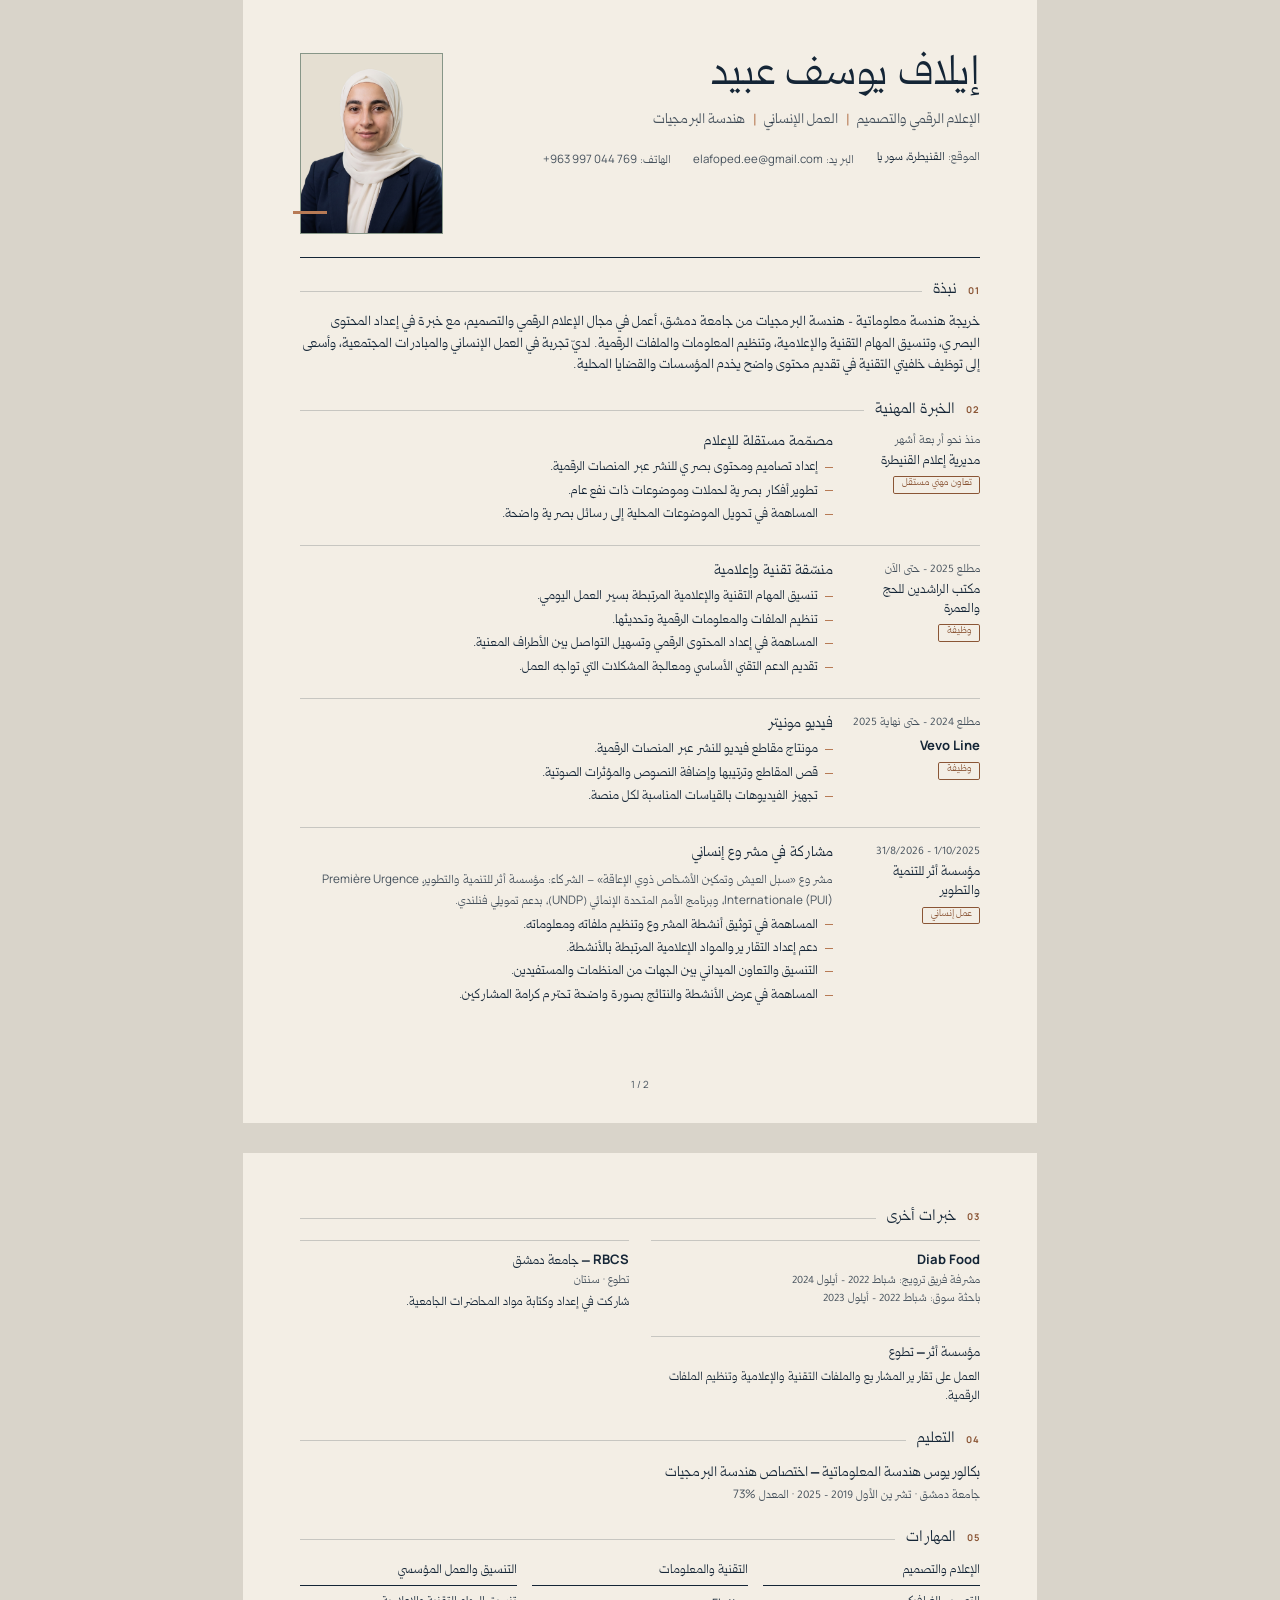
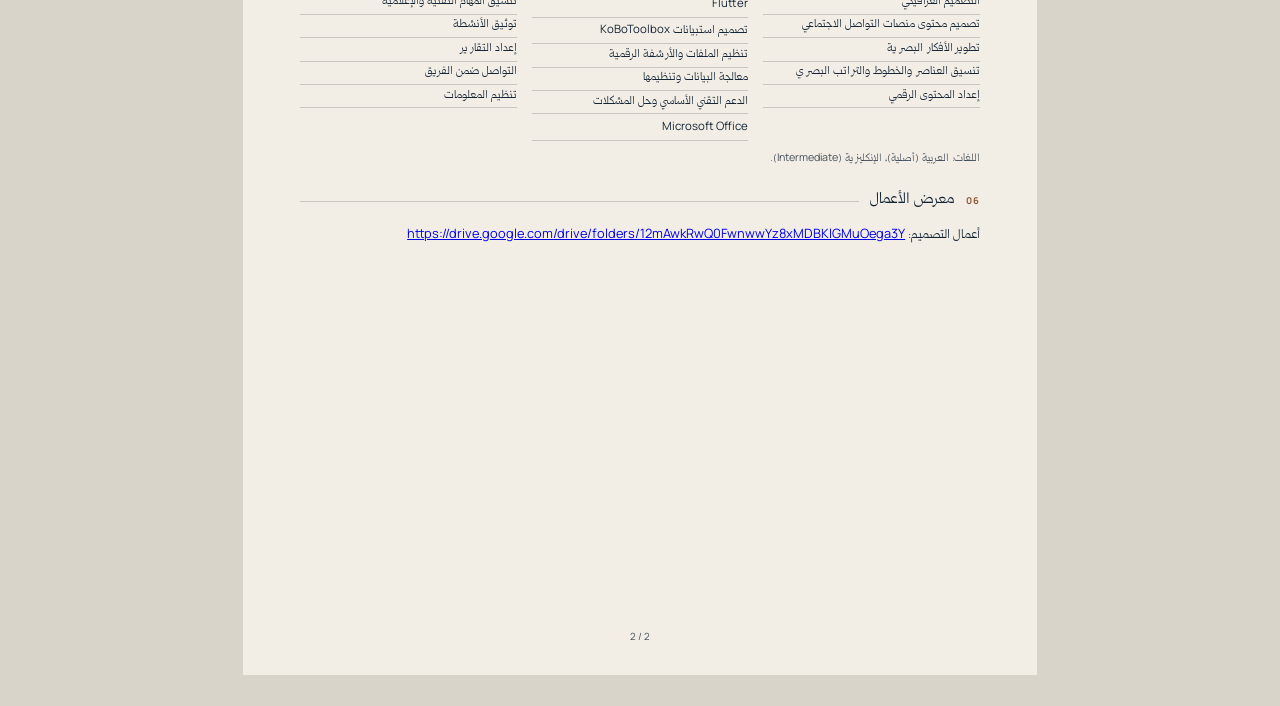
<file: cv-print.html>
<!doctype html>
<html lang="ar" dir="rtl">
<head>
<meta charset="utf-8">
<title>إيلاف يوسف عبيد — السيرة الذاتية</title>
<meta name="viewport" content="width=device-width, initial-scale=1">
<link rel="stylesheet" href="css/fonts.css">
<link rel="stylesheet" href="css/print.css">
</head>
<body>

<!-- ============ PAGE 1 ============ -->
<div class="page">
  <header class="head">
    <div>
      <h1>إيلاف يوسف عبيد</h1>
      <p class="headline">الإعلام الرقمي والتصميم<b>|</b>العمل الإنساني<b>|</b>هندسة البرمجيات</p>
      <ul class="contact">
        <li><span>الموقع:</span> القنيطرة، سوريا</li>
        <li><span>البريد:</span> <span class="latin">elafoped.ee@gmail.com</span></li>
        <li><span>الهاتف:</span> <span class="latin" dir="ltr">+963 997 044 769</span></li>
      </ul>
    </div>
    <div class="portrait">
      <img src="assets/portrait.jpg" alt="إيلاف يوسف عبيد" onerror="this.remove()">
    </div>
  </header>

  <section class="summary">
    <h2><span class="n">01</span> نبذة</h2>
    <p>خريجة هندسة معلوماتية – هندسة البرمجيات من جامعة دمشق، أعمل في مجال الإعلام الرقمي والتصميم، مع خبرة في إعداد المحتوى البصري، وتنسيق المهام التقنية والإعلامية، وتنظيم المعلومات والملفات الرقمية. لديّ تجربة في العمل الإنساني والمبادرات المجتمعية، وأسعى إلى توظيف خلفيتي التقنية في تقديم محتوى واضح يخدم المؤسسات والقضايا المحلية.</p>
  </section>

  <section>
    <h2><span class="n">02</span> الخبرة المهنية</h2>

    <article class="job">
      <div>
        <p class="when">منذ نحو أربعة أشهر</p>
        <p class="org">مديرية إعلام القنيطرة</p>
        <span class="kind">تعاون مهني مستقل</span>
      </div>
      <div>
        <h3>مصمّمة مستقلة للإعلام</h3>
        <ul><li>إعداد تصاميم ومحتوى بصري للنشر عبر المنصات الرقمية.</li><li>تطوير أفكار بصرية لحملات وموضوعات ذات نفع عام.</li><li>المساهمة في تحويل الموضوعات المحلية إلى رسائل بصرية واضحة.</li></ul>
      </div>
    </article>

    <article class="job">
      <div>
        <p class="when">مطلع 2025 – حتى الآن</p>
        <p class="org">مكتب الراشدين للحج والعمرة</p>
        <span class="kind">وظيفة</span>
      </div>
      <div>
        <h3>منسّقة تقنية وإعلامية</h3>
        <ul><li>تنسيق المهام التقنية والإعلامية المرتبطة بسير العمل اليومي.</li><li>تنظيم الملفات والمعلومات الرقمية وتحديثها.</li><li>المساهمة في إعداد المحتوى الرقمي وتسهيل التواصل بين الأطراف المعنية.</li><li>تقديم الدعم التقني الأساسي ومعالجة المشكلات التي تواجه العمل.</li></ul>
      </div>
    </article>

    <article class="job">
      <div>
        <p class="when">مطلع 2024 – حتى نهاية 2025</p>
        <p class="org"><span class="latin">Vevo Line</span></p>
        <span class="kind">وظيفة</span>
      </div>
      <div>
        <h3>فيديو مونيتر</h3>
        <ul><li>مونتاج مقاطع فيديو للنشر عبر المنصات الرقمية.</li><li>قص المقاطع وترتيبها وإضافة النصوص والمؤثرات الصوتية.</li><li>تجهيز الفيديوهات بالقياسات المناسبة لكل منصة.</li></ul>
      </div>
    </article>

    <article class="job">
      <div>
        <p class="when">1/10/2025 – 31/8/2026</p>
        <p class="org">مؤسسة أثر للتنمية والتطوير</p>
        <span class="kind">عمل إنساني</span>
      </div>
      <div>
        <h3>مشاركة في مشروع إنساني</h3>
        <p class="proj">مشروع «سبل العيش وتمكين الأشخاص ذوي الإعاقة» — الشركاء: مؤسسة أثر للتنمية والتطوير، <span class="latin">Première Urgence Internationale (PUI)</span>، وبرنامج الأمم المتحدة الإنمائي (<span class="latin">UNDP</span>)، بدعم تمويلي فنلندي.</p>
        <ul><li>المساهمة في توثيق أنشطة المشروع وتنظيم ملفاته ومعلوماته.</li><li>دعم إعداد التقارير والمواد الإعلامية المرتبطة بالأنشطة.</li><li>التنسيق والتعاون الميداني بين الجهات من المنظمات والمستفيدين.</li><li>المساهمة في عرض الأنشطة والنتائج بصورة واضحة تحترم كرامة المشاركين.</li></ul>
      </div>
    </article>

  </section>

  <div class="foot"><span class="latin">1 / 2</span></div>
</div>

<!-- ============ PAGE 2 ============ -->
<div class="page">
  <section style="margin-top:0">
    <h2><span class="n">03</span> خبرات أخرى</h2>
    <div class="pair">
      <article class="mini">
        <h3><span class="latin">Diab Food</span></h3>
        <p class="m">مشرفة فريق ترويج: شباط 2022 – أيلول 2024</p>
        <p class="m">باحثة سوق: شباط 2022 – أيلول 2023</p>
      </article>
      <article class="mini">
        <h3><span class="latin">RBCS</span> — جامعة دمشق</h3>
        <p class="m">تطوع · سنتان</p>
        <p class="d">شاركت في إعداد وكتابة مواد المحاضرات الجامعية.</p>
      </article>
      <article class="mini">
        <h3>مؤسسة أثر — تطوع</h3>
        <p class="d">العمل على تقارير المشاريع والملفات التقنية والإعلامية وتنظيم الملفات الرقمية.</p>
      </article>
    </div>
  </section>

  <section class="edu">
    <h2><span class="n">04</span> التعليم</h2>
    <h3>بكالوريوس هندسة المعلوماتية — اختصاص هندسة البرمجيات</h3>
    <p class="m">جامعة دمشق · تشرين الأول 2019 – 2025 · المعدل <span class="latin">73%</span></p>
  </section>

  <section>
    <h2><span class="n">05</span> المهارات</h2>
    <div class="skills">
      <div><h3>الإعلام والتصميم</h3><ul><li>التصميم الغرافيكي</li><li>تصميم محتوى منصات التواصل الاجتماعي</li><li>تطوير الأفكار البصرية</li><li>تنسيق العناصر والخطوط والتراتب البصري</li><li>إعداد المحتوى الرقمي</li></ul></div>
      <div><h3>التقنية والمعلومات</h3><ul><li><span class="latin">Flutter</span></li><li>تصميم استبيانات <span class="latin">KoBoToolbox</span></li><li>تنظيم الملفات والأرشفة الرقمية</li><li>معالجة البيانات وتنظيمها</li><li>الدعم التقني الأساسي وحل المشكلات</li><li><span class="latin">Microsoft Office</span></li></ul></div>
      <div><h3>التنسيق والعمل المؤسسي</h3><ul><li>تنسيق المهام التقنية والإعلامية</li><li>توثيق الأنشطة</li><li>إعداد التقارير</li><li>التواصل ضمن الفريق</li><li>تنظيم المعلومات</li></ul></div>
    </div>
    <p class="note">اللغات: العربية (أصلية)، الإنكليزية (<span class="latin">Intermediate</span>).</p>
  </section>

  <section>
    <h2><span class="n">06</span> معرض الأعمال</h2>
    <p class="d">أعمال التصميم: <a class="latin" href="https://drive.google.com/drive/folders/12mAwkRwQ0FwnwwYz8xMDBKlGMuOega3Y">https://drive.google.com/drive/folders/12mAwkRwQ0FwnwwYz8xMDBKlGMuOega3Y</a></p>
  </section>

  <div class="foot"><span class="latin">2 / 2</span></div>
</div>

<script>
  // Opened from the website's "Print" button: print once fonts are ready.
  if (location.search.includes('print=1')) {
    document.fonts.ready.then(() => setTimeout(() => window.print(), 300));
  }
</script>
</body>
</html>
</file>
<file: css/fonts.css>
/* Tajawal (Arabic + Latin subsets) and Manrope (Latin) — served locally, no external requests. */
@font-face{font-family:"Tajawal";font-weight:400;font-style:normal;font-display:swap;src:url("../fonts/tajawal-arabic-400-normal.woff2") format("woff2");unicode-range:U+0600-06FF,U+200C-200E,U+2010-2011,U+204F,U+2E41,U+FB50-FDFF,U+FE80-FEFC}
@font-face{font-family:"Tajawal";font-weight:400;font-style:normal;font-display:swap;src:url("../fonts/tajawal-latin-400-normal.woff2") format("woff2");unicode-range:U+0000-00FF,U+0131,U+0152-0153,U+02BB-02BC,U+02C6,U+02DA,U+02DC,U+2000-206F,U+2074,U+20AC,U+2122,U+2191,U+2193,U+2212,U+2215,U+FEFF,U+FFFD}
@font-face{font-family:"Tajawal";font-weight:500;font-style:normal;font-display:swap;src:url("../fonts/tajawal-arabic-500-normal.woff2") format("woff2");unicode-range:U+0600-06FF,U+200C-200E,U+2010-2011,U+204F,U+2E41,U+FB50-FDFF,U+FE80-FEFC}
@font-face{font-family:"Tajawal";font-weight:500;font-style:normal;font-display:swap;src:url("../fonts/tajawal-latin-500-normal.woff2") format("woff2");unicode-range:U+0000-00FF,U+0131,U+0152-0153,U+02BB-02BC,U+02C6,U+02DA,U+02DC,U+2000-206F,U+2074,U+20AC,U+2122,U+2191,U+2193,U+2212,U+2215,U+FEFF,U+FFFD}
@font-face{font-family:"Tajawal";font-weight:800;font-style:normal;font-display:swap;src:url("../fonts/tajawal-arabic-800-normal.woff2") format("woff2");unicode-range:U+0600-06FF,U+200C-200E,U+2010-2011,U+204F,U+2E41,U+FB50-FDFF,U+FE80-FEFC}
@font-face{font-family:"Tajawal";font-weight:800;font-style:normal;font-display:swap;src:url("../fonts/tajawal-latin-800-normal.woff2") format("woff2");unicode-range:U+0000-00FF,U+0131,U+0152-0153,U+02BB-02BC,U+02C6,U+02DA,U+02DC,U+2000-206F,U+2074,U+20AC,U+2122,U+2191,U+2193,U+2212,U+2215,U+FEFF,U+FFFD}
@font-face{font-family:"Manrope";font-weight:400;font-style:normal;font-display:swap;src:url("../fonts/manrope-latin-400-normal.woff2") format("woff2")}
@font-face{font-family:"Manrope";font-weight:600;font-style:normal;font-display:swap;src:url("../fonts/manrope-latin-600-normal.woff2") format("woff2")}
@font-face{font-family:"Manrope";font-weight:700;font-style:normal;font-display:swap;src:url("../fonts/manrope-latin-700-normal.woff2") format("woff2")}
@font-face{font-family:"itf Qomra Arabic";font-weight:100 900;font-style:normal;font-display:swap;src:url("../fonts/itfqomra-arabic.woff2") format("woff2");unicode-range:U+0600-06FF,U+0750-077F,U+200C-200E,U+2010-2011,U+FB50-FDFF,U+FE70-FEFF}
</file>
<file: css/site.css>
/* ===== إيلاف يوسف عبيد — الموقع الشخصي (النسخة المطوّرة) ===== */
@property --v{syntax:"<number>";inherits:true;initial-value:0}
@property --ang{syntax:"<angle>";inherits:false;initial-value:0deg}

:root{
  --ink:#2E1F27; --ink-2:#4A2E3B; --night:#1D131A; --night-2:#2A1B24;
  --ivory:#FBF1EE; --blush:#F5DDD7; --rose:#E7B9B6; --rose-d:#C98B8B; --wine:#9A5560; --white:#fff;
  --ink-soft:rgba(46,31,39,.74); --line:rgba(46,31,39,.14);
  --f-ar:"itf Qomra Arabic","Tajawal","Segoe UI",Tahoma,sans-serif;
  --f-lat:"Manrope","itf Qomra Arabic","Tajawal",system-ui,sans-serif;
  --wrap:1200px; --gut:clamp(20px,5vw,56px);
  --ease:cubic-bezier(.2,.7,.2,1); --spring:cubic-bezier(.34,1.56,.64,1);
}
*,*::before,*::after{box-sizing:border-box}
html{scroll-behavior:smooth;-webkit-text-size-adjust:100%;scroll-padding-top:90px}
body{margin:0;background:var(--ivory);color:var(--ink);font-family:var(--f-ar);font-size:1.0625rem;line-height:1.85;text-rendering:optimizeLegibility;overflow-x:hidden;font-synthesis:none}
body::after{content:"";position:fixed;inset:0;z-index:90;pointer-events:none;opacity:.07;mix-blend-mode:multiply;
  background-image:url("data:image/svg+xml;utf8,<svg xmlns='http://www.w3.org/2000/svg' width='160' height='160'><filter id='n'><feTurbulence type='fractalNoise' baseFrequency='.9' numOctaves='2' stitchTiles='stitch'/><feColorMatrix values='0 0 0 0 .2  0 0 0 0 .1  0 0 0 0 .15  0 0 0 .9 0'/></filter><rect width='100%' height='100%' filter='url(%23n)'/></svg>")}
img{max-width:100%;display:block}
a{color:inherit}
h1,h2,h3,h4,p{margin:0}
ul{margin:0;padding:0;list-style:none}
.latin{font-family:var(--f-lat);letter-spacing:.01em;direction:ltr;unicode-bidi:isolate}
.sr{position:absolute;width:1px;height:1px;overflow:hidden;clip:rect(0 0 0 0);white-space:nowrap}
.wrap{width:100%;max-width:var(--wrap);margin-inline:auto;padding-inline:var(--gut)}
:focus-visible{outline:2px solid var(--wine);outline-offset:3px;border-radius:6px}
.skip{position:absolute;inset-inline-start:12px;top:-70px;background:var(--ink);color:var(--ivory);padding:8px 16px;z-index:200;border-radius:10px;text-decoration:none}
.skip:focus{top:12px}
::selection{background:var(--rose);color:var(--ink)}

/* ---------- progress + glow ---------- */
.progress{position:fixed;top:0;inset-inline:0;height:3px;z-index:120;background:linear-gradient(90deg,var(--wine),var(--rose-d),var(--rose));transform-origin:right;transform:scaleX(var(--p,0))}
.glow{position:fixed;left:0;top:0;width:520px;height:520px;border-radius:50%;pointer-events:none;z-index:0;background:radial-gradient(circle,rgba(231,185,182,.42),transparent 65%);transform:translate(var(--x,-600px),var(--y,-600px));transition:transform .18s linear}
main,.footer{position:relative;z-index:1}

/* ---------- nav (floating pill) ---------- */
.nav{position:fixed;top:14px;inset-inline:0;z-index:100;pointer-events:none}
.nav__in{pointer-events:auto;display:flex;align-items:center;gap:22px;max-width:1080px;margin-inline:auto;width:calc(100% - 2*var(--gut));padding:8px 10px 8px 14px;padding-inline-start:22px;border-radius:999px;
  background:rgba(251,241,238,.62);backdrop-filter:blur(18px) saturate(1.5);-webkit-backdrop-filter:blur(18px) saturate(1.5);border:1px solid rgba(255,255,255,.7);box-shadow:0 10px 40px -18px rgba(74,46,59,.45);transition:background .4s,box-shadow .4s,transform .5s var(--ease)}
.nav.is-scrolled .nav__in{background:rgba(251,241,238,.9);box-shadow:0 14px 44px -16px rgba(74,46,59,.55)}
.nav.is-hidden .nav__in{transform:translateY(-140%)}
.nav__brand{font-weight:800;font-size:1.3rem;text-decoration:none;display:inline-flex;align-items:center;gap:10px}
.nav__brand i{width:30px;height:30px;border-radius:50%;background:conic-gradient(from 0deg,var(--wine),var(--rose),var(--wine));display:grid;place-items:center;animation:spin 8s linear infinite}
.nav__brand i::after{content:"";width:12px;height:12px;border-radius:50%;background:var(--ivory)}
.nav__menu{display:flex;gap:4px;margin-inline-start:auto}
.nav__menu a{position:relative;text-decoration:none;font-weight:500;font-size:.96rem;padding:6px 14px;border-radius:999px;color:var(--ink-soft);transition:color .3s,background .3s}
.nav__menu a:hover{color:var(--ink);background:rgba(231,185,182,.35)}
.nav__menu a.is-current{color:var(--white);background:var(--ink)}
.nav__toggle{display:none;background:none;border:1px solid var(--line);width:42px;height:42px;border-radius:50%;cursor:pointer;position:relative;margin-inline-start:auto}
.nav__toggle i,.nav__toggle i::before{position:absolute;inset-inline:12px;height:1.6px;background:var(--ink);content:"";transition:transform .3s var(--ease)}
.nav__toggle i{top:20px}.nav__toggle i::before{top:-6px;inset-inline:0}
.nav__toggle[aria-expanded="true"] i{transform:rotate(45deg)}
.nav__toggle[aria-expanded="true"] i::before{transform:translateY(6px) rotate(-90deg)}

/* ---------- buttons ---------- */
.btn{position:relative;overflow:hidden;display:inline-flex;align-items:center;gap:10px;background:var(--ink);color:var(--ivory);padding:13px 28px;border:1px solid var(--ink);border-radius:999px;text-decoration:none;font-weight:500;font-family:inherit;font-size:1rem;line-height:1.4;cursor:pointer;transition:transform .3s var(--ease),box-shadow .35s,background .3s,color .3s;isolation:isolate}
.btn::before{content:"";position:absolute;inset:0;z-index:-1;background:linear-gradient(110deg,var(--wine),var(--rose-d));transform:translateY(101%);transition:transform .45s var(--ease)}
.btn:hover::before{transform:none}
.btn:hover{box-shadow:0 16px 34px -12px rgba(154,85,96,.7);border-color:var(--wine)}
.btn svg{width:18px;height:18px;flex:none;transition:transform .35s var(--ease)}
.btn:hover svg{transform:translateY(3px)}
.btn--sm{padding:9px 20px;font-size:.92rem}
.btn--ghost{background:rgba(255,255,255,.4);color:var(--ink);backdrop-filter:blur(6px)}
.btn--ghost:hover{color:var(--white)}
.btn--light{background:var(--ivory);color:var(--ink);border-color:var(--ivory)}
.btn--light:hover{color:var(--white)}
.btn--outline{background:transparent;color:var(--ivory);border-color:rgba(251,241,238,.4)}
.link{font-weight:500;text-decoration:none;position:relative;padding-bottom:3px;background:linear-gradient(var(--wine),var(--wine)) right bottom/100% 1.5px no-repeat;transition:background-size .4s var(--ease),color .3s}
.link:hover{color:var(--wine);background-size:0 1.5px;background-position:left bottom}

/* ---------- hero ---------- */
.hero{position:relative;overflow:hidden;padding:clamp(120px,15vw,170px) 0 clamp(70px,9vw,120px);min-height:100svh;display:flex;align-items:center}
.blob{position:absolute;border-radius:50%;filter:blur(70px);z-index:0;pointer-events:none;will-change:transform}
.blob--1{width:520px;height:520px;background:#F0B8B4;top:-120px;inset-inline-end:-80px;opacity:.65;animation:float 16s ease-in-out infinite}
.blob--2{width:420px;height:420px;background:#F9D9D2;bottom:-120px;inset-inline-start:6%;opacity:.8;animation:float 20s ease-in-out -7s infinite}
.blob--3{width:300px;height:300px;background:#D9A5B0;top:38%;inset-inline-start:-90px;opacity:.38;animation:float 18s ease-in-out -3s infinite reverse}
@keyframes float{50%{transform:translate(46px,34px) scale(1.14)}}
@keyframes spin{to{transform:rotate(360deg)}}
.hero::after{content:"";position:absolute;inset-inline:0;bottom:0;height:140px;z-index:0;background:linear-gradient(180deg,transparent,var(--ivory));pointer-events:none}
.hero__rings{position:absolute;width:min(1000px,130vw);inset-inline-end:-18%;top:50%;translate:0 -50%;color:var(--rose-d);opacity:.3;pointer-events:none;animation:spin 220s linear infinite}
.hero__grid{position:relative;z-index:1;display:grid;grid-template-columns:minmax(0,7fr) minmax(0,5fr);gap:clamp(32px,5vw,80px);align-items:center}
.eyebrow{display:inline-flex;align-items:center;gap:10px;padding:6px 16px 6px 12px;border-radius:999px;background:rgba(255,255,255,.6);border:1px solid rgba(201,139,139,.4);font-size:.9rem;font-weight:700;color:var(--wine);backdrop-filter:blur(6px)}
.eyebrow::before{content:"";width:8px;height:8px;border-radius:50%;background:#7fb08a;box-shadow:0 0 0 0 rgba(127,176,138,.7);animation:ping 2.2s infinite}
@keyframes ping{70%{box-shadow:0 0 0 10px rgba(127,176,138,0)}100%{box-shadow:0 0 0 0 rgba(127,176,138,0)}}
.hero__name{margin-top:22px;font-weight:800;font-size:clamp(3.2rem,8vw,6.4rem);line-height:1.12;text-wrap:balance}
.hero__name .w{display:inline-block;overflow:hidden;vertical-align:bottom;padding-block:.06em .16em;margin-inline-end:.2em}
.hero__name .w>span{display:inline-block;background:linear-gradient(100deg,var(--ink) 15%,var(--wine) 45%,#D98C97 55%,var(--ink) 85%);background-size:300% 100%;-webkit-background-clip:text;background-clip:text;color:transparent;animation:shine 8s ease-in-out infinite}
.js .hero__name .w>span{transform:translateY(115%);transition:transform 1.1s var(--ease);transition-delay:calc(.15s + var(--i)*.14s)}
.js.ready .hero__name .w>span{transform:none}
@keyframes shine{50%{background-position:100% 0}}
.hero__headline{margin-top:14px;font-weight:500;font-size:clamp(1.05rem,2vw,1.35rem);color:var(--ink-soft)}
.hero__headline .sep{color:var(--rose-d);margin-inline:.45em}
.hero__rotor{margin-top:8px;font-weight:700;color:var(--wine)}
.hero__rotor b{display:inline-block;min-width:10ch;border-inline-start:2px solid var(--rose-d);padding-inline-start:10px;color:var(--ink);margin-inline-start:6px}
.hero__rotor b::after{content:"";display:inline-block;width:2px;height:1em;background:var(--wine);margin-inline-start:2px;vertical-align:middle;animation:blink 1s steps(1) infinite}
@keyframes blink{50%{opacity:0}}
.hero__statement{margin-top:26px;font-weight:500;font-size:clamp(1.2rem,2.4vw,1.65rem);line-height:1.7;max-width:34ch;padding:14px 22px;border-inline-start:3px solid var(--rose-d);background:linear-gradient(270deg,rgba(255,255,255,.55),transparent);border-radius:0 14px 14px 0}
.hero__cta{display:flex;flex-wrap:wrap;gap:12px;align-items:center;margin-top:34px}

/* portrait */
.portrait{position:relative;margin:0;justify-self:center;width:min(100%,400px)}
.portrait__stage{position:relative;aspect-ratio:4/5;transition:transform .3s var(--ease);will-change:transform}
.portrait__halo{position:absolute;inset:-9%;border-radius:50%;background:conic-gradient(from var(--ang),var(--rose),#fff 20%,var(--rose-d) 45%,var(--rose) 70%,#fff 90%,var(--rose));filter:blur(24px);opacity:.7;animation:halo 9s linear infinite}
@keyframes halo{to{--ang:360deg}}
.portrait__frame{position:absolute;inset:0;border-radius:999px 999px 34px 34px;overflow:hidden;background:linear-gradient(160deg,var(--blush),var(--rose));box-shadow:0 40px 80px -30px rgba(154,85,96,.65),0 0 0 8px rgba(255,255,255,.55);}
.portrait__frame img{width:100%;height:100%;object-fit:cover;object-position:50% 18%;transform:scale(1.12);transition:transform 1.4s var(--ease)}
.js.ready .portrait__frame img{transform:scale(1)}
.portrait__frame::after{content:"";position:absolute;inset:0;background:linear-gradient(180deg,transparent 60%,rgba(46,31,39,.25))}
.portrait__ring{direction:ltr;position:absolute;width:150px;height:150px;inset-block-end:-34px;right:-40px;z-index:3;filter:drop-shadow(0 12px 20px rgba(46,31,39,.25))}
.portrait__ring .disc{fill:var(--ink)}
.portrait__ring text{font-family:var(--f-lat);font-weight:700;font-size:13px;letter-spacing:0;fill:var(--ivory);text-transform:uppercase}
.portrait__ring .spin{transform-origin:center;animation:spin 18s linear infinite}
.portrait__ring .dot{fill:var(--rose)}
.chip-f{position:absolute;z-index:4;display:inline-flex;align-items:center;gap:8px;padding:8px 16px;border-radius:999px;background:rgba(255,255,255,.82);backdrop-filter:blur(10px);border:1px solid rgba(255,255,255,.9);box-shadow:0 14px 30px -14px rgba(74,46,59,.55);font-weight:700;font-size:.9rem;animation:bob 6s ease-in-out infinite}
.chip-f i{width:8px;height:8px;border-radius:50%;background:var(--rose-d)}
.chip-f--1{inset-block-start:10%;inset-inline-end:-28px}
.chip-f--2{inset-block-start:44%;inset-inline-start:-38px;animation-delay:-2s}
.chip-f--3{inset-block-end:16%;inset-inline-end:-34px;animation-delay:-4s}
@keyframes bob{50%{transform:translateY(-12px)}}
.portrait figcaption{text-align:center;margin-top:30px;font-size:.92rem;color:var(--ink-soft)}
.scrollcue{position:absolute;z-index:2;inset-inline-start:50%;inset-block-end:26px;translate:50% 0;width:26px;height:42px;border:2px solid rgba(46,31,39,.35);border-radius:20px;display:block}
.scrollcue::after{content:"";position:absolute;inset-inline-start:50%;top:8px;width:4px;height:8px;border-radius:4px;background:var(--wine);translate:50% 0;animation:wheel 1.8s ease-in-out infinite}
@keyframes wheel{0%{opacity:0;transform:translateY(0)}30%{opacity:1}100%{opacity:0;transform:translateY(14px)}}

/* ---------- stats ---------- */
.stats{position:relative;z-index:3;margin-top:-52px}
.stats__in{display:grid;grid-template-columns:repeat(4,1fr);background:rgba(255,255,255,.72);backdrop-filter:blur(18px);border:1px solid rgba(255,255,255,.9);border-radius:28px;box-shadow:0 30px 70px -34px rgba(74,46,59,.55);overflow:hidden}
.stat{padding:26px 22px;text-align:center;position:relative}
.stat+.stat::before{content:"";position:absolute;inset-block:22px;inset-inline-start:0;width:1px;background:var(--line)}
.stat b{display:block;font-family:var(--f-lat);font-weight:700;font-size:clamp(2rem,4vw,3rem);line-height:1.1;background:linear-gradient(135deg,var(--wine),var(--ink));-webkit-background-clip:text;background-clip:text;color:transparent}
.stat b small{font-size:.5em;margin-inline-start:2px}
.stat>span{display:block;margin-top:6px;font-size:.95rem;color:var(--ink-soft);line-height:1.5}

/* ---------- logos marquee ---------- */
.logos{padding:70px 0 30px;position:relative;z-index:1}
.logos__t{text-align:center;margin:0 0 24px;font-size:.92rem;letter-spacing:.08em;color:var(--wine);font-weight:700}
.marquee{overflow:hidden;direction:ltr;-webkit-mask-image:linear-gradient(90deg,transparent,#000 10%,#000 90%,transparent);mask-image:linear-gradient(90deg,transparent,#000 10%,#000 90%,transparent)}
.marquee__track{display:flex;width:max-content;animation:mq 40s linear infinite}
.marquee:hover .marquee__track{animation-play-state:paused}
.marquee li{margin-inline-end:16px;display:flex;align-items:center;gap:12px;background:linear-gradient(135deg,var(--ink-2),var(--night));border-radius:20px;padding:10px 24px 10px 10px;box-shadow:0 14px 30px -16px rgba(46,31,39,.7);transition:transform .35s var(--ease),box-shadow .35s}
.marquee li:hover{transform:translateY(-6px) scale(1.03);box-shadow:0 22px 40px -16px rgba(154,85,96,.8)}
.marquee img{width:50px;height:50px;border-radius:12px;object-fit:contain}
.marquee span{font-weight:700;white-space:nowrap;direction:rtl;color:var(--ivory);font-size:.98rem}
@keyframes mq{to{transform:translateX(-50%)}}

/* ---------- sections ---------- */
.section{position:relative;padding-block:clamp(80px,11vw,150px)}
.kicker{display:inline-flex;align-items:center;gap:12px;font-weight:700;font-size:.92rem;color:var(--wine);letter-spacing:.04em}
.kicker .num{font-size:.8rem;padding:3px 10px;border-radius:999px;border:1px solid currentColor}
.kicker::after{content:"";width:46px;height:1px;background:currentColor;opacity:.6}
.kicker--light{color:var(--rose)}
.h2{font-weight:800;font-size:clamp(2rem,4.6vw,3.6rem);line-height:1.35;margin-top:14px;text-wrap:balance}
.h2 em{font-style:normal;color:var(--wine);position:relative;white-space:nowrap}
.h2 em::after{content:"";position:absolute;inset-inline:0;bottom:.04em;height:.22em;background:rgba(231,185,182,.7);z-index:-1;border-radius:6px;transform:scaleX(0);transform-origin:right;transition:transform 1.1s var(--ease) .5s}
.is-in .h2 em::after,.h2.is-in em::after{transform:scaleX(1)}

/* reveal */
.js [data-reveal]{opacity:0;transform:translateY(40px) scale(.98);filter:blur(8px);transition:opacity .9s var(--ease),transform .9s var(--ease),filter .9s var(--ease);transition-delay:var(--d,0s)}
.js [data-reveal="left"]{transform:translateX(-50px)}
.js [data-reveal="right"]{transform:translateX(50px)}
.js [data-reveal].is-in{opacity:1;transform:none;filter:none}

/* ---------- about ---------- */
.about{display:grid;grid-template-columns:minmax(0,5fr) minmax(0,7fr);gap:clamp(30px,6vw,90px);align-items:start}
.about__text{font-size:clamp(1.25rem,2.4vw,1.8rem);line-height:1.9;font-weight:500}
.about__text .wd{opacity:.2;transition:opacity .4s,color .4s}
.about__text .wd.on{opacity:1}
.pills{display:flex;flex-wrap:wrap;gap:10px;margin-top:30px}
.pills li{padding:8px 18px;border-radius:999px;background:var(--white);border:1px solid var(--line);font-weight:500;font-size:.95rem;box-shadow:0 8px 20px -14px rgba(74,46,59,.5);transition:transform .3s var(--spring),background .3s,color .3s}
.pills li:hover{transform:translateY(-4px) rotate(-2deg);background:var(--ink);color:var(--ivory)}

/* ---------- experience ---------- */
.section--tint{background:linear-gradient(180deg,var(--ivory),var(--blush) 12%,var(--blush) 88%,var(--ivory));overflow:hidden}
.exp-wrap{display:grid;grid-template-columns:minmax(0,4fr) minmax(0,8fr);gap:clamp(30px,5vw,80px);align-items:start}
.exp-head{position:sticky;top:120px}
.exp-head p{margin-top:18px;color:var(--ink-soft);max-width:30ch}
.exp-list{position:relative;display:grid;gap:26px;padding-inline-start:46px}
.exp-list::before,.exp-list::after{content:"";position:absolute;inset-inline-start:11px;top:12px;bottom:12px;width:2px;border-radius:2px}
.exp-list::before{background:rgba(154,85,96,.22)}
.exp-list::after{background:linear-gradient(180deg,var(--wine),var(--rose-d));transform-origin:top;transform:scaleY(var(--fill,0))}
.exp{position:relative;padding:28px 30px;border-radius:26px;background:rgba(255,255,255,.72);backdrop-filter:blur(10px);border:1px solid rgba(255,255,255,.95);box-shadow:0 20px 50px -32px rgba(74,46,59,.55);transition:transform .45s var(--ease),box-shadow .45s}
.exp::before{content:"";position:absolute;inset:0;border-radius:inherit;background:radial-gradient(420px circle at var(--mx,50%) var(--my,50%),rgba(231,185,182,.55),transparent 45%);opacity:0;transition:opacity .4s;pointer-events:none}
.exp:hover{box-shadow:0 34px 60px -30px rgba(154,85,96,.65)}
.exp:hover::before{opacity:1}
.exp__dot{position:absolute;inset-inline-start:-46px;top:34px;width:24px;height:24px;border-radius:50%;background:var(--ivory);border:2px solid var(--rose-d);display:grid;place-items:center;transition:background .4s,border-color .4s,transform .4s var(--spring)}
.exp__dot::after{content:"";width:8px;height:8px;border-radius:50%;background:var(--rose-d);transition:background .4s}
.exp.is-in .exp__dot{border-color:var(--wine);transform:scale(1.15)}
.exp.is-in .exp__dot::after{background:var(--wine)}
.exp__top{display:flex;gap:16px;align-items:center;position:relative}
.exp__logo{flex:none;width:62px;height:62px;border-radius:18px;background:linear-gradient(135deg,var(--ink-2),var(--night));display:grid;place-items:center;box-shadow:0 12px 24px -12px rgba(46,31,39,.8)}
.exp__logo img{width:48px;height:48px;object-fit:contain}
.exp__org{font-weight:800;font-size:1.15rem;line-height:1.4}
.exp__org small{display:block;font-weight:500;font-size:.88rem;color:var(--wine)}
.exp__badges{margin-inline-start:auto;display:flex;flex-direction:column;align-items:flex-end;gap:6px}
.tag{display:inline-block;padding:2px 12px;border-radius:999px;font-size:.78rem;font-weight:700;line-height:1.7;border:1px solid currentColor;white-space:nowrap}
.tag--pro{color:var(--ink-2);background:rgba(74,46,59,.07)}
.tag--hum{color:#2f6e4a;background:rgba(47,110,74,.1)}
.tag--vol{color:var(--wine);background:rgba(154,85,96,.1)}
.period{font-size:.85rem;color:var(--ink-soft);font-weight:500;white-space:nowrap}
.exp h3{margin-top:20px;font-size:1.55rem;font-weight:800;line-height:1.5;position:relative}
.exp__project{margin-top:6px;font-size:.93rem;color:var(--ink-soft);line-height:1.8;position:relative}
.exp ul{margin-top:12px;position:relative}
.exp li{position:relative;padding-inline-start:26px;margin-top:6px;line-height:1.8}
.exp li::before{content:"";position:absolute;inset-inline-start:0;top:.78em;width:14px;height:2px;border-radius:2px;background:linear-gradient(90deg,var(--wine),var(--rose-d));transition:width .4s var(--ease)}
.exp li:hover::before{width:20px}

.more{margin-top:clamp(60px,8vw,100px)}
.more__grid{display:grid;grid-template-columns:repeat(3,minmax(0,1fr));gap:20px;margin-top:22px}
.card{position:relative;padding:26px;border-radius:24px;background:rgba(255,255,255,.7);border:1px solid rgba(255,255,255,.95);box-shadow:0 18px 40px -30px rgba(74,46,59,.6);overflow:hidden;transition:transform .35s var(--ease),box-shadow .35s;transform-style:preserve-3d}
.card::before{content:"";position:absolute;inset:0;background:radial-gradient(300px circle at var(--mx,50%) var(--my,50%),rgba(231,185,182,.55),transparent 45%);opacity:0;transition:opacity .35s}
.card:hover::before{opacity:1}
.card:hover{box-shadow:0 30px 50px -28px rgba(154,85,96,.7)}
.card>*{position:relative}
.card h4{margin-top:14px;font-size:1.2rem;font-weight:800}
.card p{margin-top:6px;font-size:.96rem;color:var(--ink-soft);line-height:1.8}
.h3{font-size:1.6rem;font-weight:800}

/* ---------- timeline ---------- */
.tl{margin-top:48px}
.tl__rail{position:relative;display:grid;grid-template-columns:repeat(5,1fr)}
.tl__rail::before,.tl__rail::after{content:"";position:absolute;top:57px;height:3px;border-radius:3px;inset-inline:10%}
.tl__rail::before{background:rgba(154,85,96,.2)}
.tl__rail::after{background:linear-gradient(270deg,var(--wine),var(--rose-d));inset-inline-end:10%;inset-inline-start:auto;width:calc(80% * var(--tp,0));transition:width .7s var(--ease)}
.tl__node{position:relative;z-index:1;display:flex;flex-direction:column;align-items:center;gap:8px;background:none;border:0;cursor:pointer;font-family:inherit;color:var(--ink-soft);padding:8px 4px}
.tl__year{font-weight:700;font-size:1.25rem;transition:color .3s,transform .4s var(--spring)}
.tl__dot{width:22px;height:22px;border-radius:50%;background:var(--ivory);border:3px solid var(--rose-d);transition:all .4s var(--spring);position:relative}
.tl__cap{font-size:.88rem;font-weight:500;text-align:center;line-height:1.5}
.tl__node:hover .tl__dot{transform:scale(1.2)}
.tl__node.is-passed .tl__dot{background:var(--rose-d)}
.tl__node.is-active{color:var(--ink)}
.tl__node.is-active .tl__year{color:var(--wine);transform:scale(1.18)}
.tl__node.is-active .tl__dot{background:var(--wine);border-color:var(--wine);transform:scale(1.35);box-shadow:0 0 0 7px rgba(154,85,96,.18)}
.tl__panels{margin-top:30px;position:relative}
.tl__panel{padding:30px clamp(22px,4vw,44px);border-radius:28px;background:linear-gradient(135deg,var(--white),var(--blush));border:1px solid rgba(255,255,255,.95);box-shadow:0 24px 50px -34px rgba(74,46,59,.6);animation:panelIn .6s var(--ease) both}
.tl__panel[hidden]{display:none}
.tl__panel h3{font-size:1.5rem;font-weight:800;color:var(--wine)}
.tl__panel p{margin-top:8px;max-width:70ch;font-size:1.08rem}
@keyframes panelIn{from{opacity:0;transform:translateY(16px)}}

.edu{display:grid;grid-template-columns:auto 1fr;gap:28px;align-items:center;margin-top:48px;padding:30px clamp(22px,4vw,44px);border-radius:30px;background:linear-gradient(135deg,var(--ink-2),var(--night));color:var(--ivory);position:relative;overflow:hidden}
.edu::before{content:"";position:absolute;width:340px;height:340px;border-radius:50%;background:radial-gradient(circle,rgba(231,185,182,.35),transparent 65%);inset-inline-end:-80px;top:-120px}
.ring{position:relative;width:128px;height:128px;border-radius:50%;background:conic-gradient(var(--rose) calc(var(--v)*1%),rgba(251,241,238,.14) 0);display:grid;place-items:center;transition:--v 1.8s var(--ease)}
.ring::before{content:"";position:absolute;inset:10px;border-radius:50%;background:var(--night-2)}
.ring b{position:relative;font-family:var(--f-lat);font-size:1.9rem;font-weight:700;line-height:1}
.ring small{position:relative;display:block;font-size:.72rem;opacity:.7;margin-top:2px;text-align:center}
.ring div{position:relative;text-align:center}
.edu__title{font-size:clamp(1.3rem,2.6vw,1.9rem);font-weight:800;line-height:1.5;margin-top:4px;position:relative}
.edu__meta{margin-top:4px;color:rgba(251,241,238,.78);position:relative}
.edu .kicker{position:relative}

/* ---------- skills ---------- */
.section--ink{background:radial-gradient(900px 500px at 85% 0,rgba(154,85,96,.5),transparent 60%),radial-gradient(700px 500px at 0 100%,rgba(201,139,139,.25),transparent 60%),var(--night);color:var(--ivory);overflow:hidden}
.section--ink::before{content:"";position:absolute;inset:0;background-image:radial-gradient(rgba(251,241,238,.09) 1px,transparent 1.4px);background-size:28px 28px;-webkit-mask-image:linear-gradient(180deg,#000,transparent 80%);mask-image:linear-gradient(180deg,#000,transparent 80%);pointer-events:none}
.section--ink .wrap{position:relative}
.skills{display:grid;grid-template-columns:repeat(3,minmax(0,1fr));gap:22px;margin-top:46px}
.skill{position:relative;padding:30px 28px;border-radius:28px;background:rgba(251,241,238,.05);border:1px solid rgba(251,241,238,.14);overflow:hidden;transition:transform .35s var(--ease),border-color .35s;transform-style:preserve-3d}
.skill::before{content:"";position:absolute;inset:0;background:radial-gradient(360px circle at var(--mx,50%) var(--my,0%),rgba(240,184,180,.28),transparent 50%);opacity:0;transition:opacity .35s}
.skill:hover{border-color:rgba(240,184,180,.6)}
.skill:hover::before{opacity:1}
.skill>*{position:relative}
.skill__ic{width:58px;height:58px;border-radius:18px;display:grid;place-items:center;background:linear-gradient(135deg,var(--rose),var(--rose-d));color:var(--night);box-shadow:0 14px 28px -12px rgba(231,185,182,.7);transition:transform .5s var(--spring)}
.skill:hover .skill__ic{transform:rotate(-8deg) scale(1.1)}
.skill__ic svg{width:28px;height:28px}
.skill h3{margin-top:20px;font-size:1.35rem;font-weight:800}
.skill ul{margin-top:14px;display:flex;flex-wrap:wrap;gap:8px}
.skill li{padding:5px 14px;border-radius:999px;font-size:.9rem;line-height:1.7;background:rgba(251,241,238,.08);border:1px solid rgba(251,241,238,.16);transition:background .3s,color .3s,transform .3s var(--spring)}
.skill li:hover{background:var(--rose);color:var(--night);transform:translateY(-3px)}

.learn{margin-top:50px;padding:clamp(24px,4vw,40px);border:1px solid rgba(251,241,238,.16);border-radius:30px;background:linear-gradient(135deg,rgba(240,184,180,.14),rgba(255,255,255,.02))}
.learn__h{font-size:clamp(1.5rem,3.2vw,2.2rem);font-weight:800;margin-top:8px}
.learn__p{color:rgba(251,241,238,.78);margin:4px 0 26px}
.learn__grid{display:grid;gap:16px;grid-template-columns:repeat(auto-fit,minmax(240px,1fr))}
.lc{position:relative;padding:22px;border-radius:20px;background:rgba(251,241,238,.07);border:1px solid rgba(251,241,238,.14);display:flex;flex-direction:column;gap:6px;overflow:hidden;transition:transform .35s var(--ease),border-color .35s}
.lc:hover{transform:translateY(-6px);border-color:#F0B8B4}
.lc b{font-size:1.2rem;color:#F0B8B4}
.lc span{font-size:.92rem;color:rgba(251,241,238,.84);line-height:1.8}
.lc i{display:block;height:6px;border-radius:9px;background:rgba(251,241,238,.15);margin-top:10px;position:relative;overflow:hidden}
.lc i::after{content:"";position:absolute;inset-block:0;inset-inline-start:0;width:0;border-radius:9px;background:linear-gradient(90deg,#F0B8B4,#fff);transition:width 1.8s var(--ease) .3s}
.learn.is-in .lc i::after{width:var(--w)}
.langs{margin-top:30px;display:flex;flex-wrap:wrap;gap:12px;align-items:center}
.langs>span{color:rgba(251,241,238,.7)}
.langs b{padding:6px 18px;border-radius:999px;background:rgba(251,241,238,.09);border:1px solid rgba(251,241,238,.2);font-weight:500}

/* ---------- portfolio CTA ---------- */
.port{position:relative;display:grid;grid-template-columns:minmax(0,1fr) auto;gap:clamp(24px,5vw,70px);align-items:center;padding:clamp(28px,5vw,60px);border-radius:40px;background:linear-gradient(135deg,var(--white),var(--blush) 60%,var(--rose));overflow:hidden;isolation:isolate}
.port::before{content:"";position:absolute;inset:0;border-radius:inherit;padding:2px;background:conic-gradient(from var(--ang),transparent 0 70%,var(--wine),var(--rose-d),transparent);-webkit-mask:linear-gradient(#000 0 0) content-box,linear-gradient(#000 0 0);-webkit-mask-composite:xor;mask-composite:exclude;animation:halo 6s linear infinite;z-index:-1}
.port h2{margin-top:14px;font-weight:800;font-size:clamp(2rem,4.4vw,3.4rem);line-height:1.35}
.port p{margin:12px 0 26px;color:var(--ink-soft);max-width:44ch}
.port__qr{position:relative;display:block;padding:16px;background:var(--white);border-radius:28px;box-shadow:0 24px 50px -22px rgba(154,85,96,.75);transition:transform .5s var(--spring);rotate:3deg}
.port__qr:hover{transform:rotate(-4deg) scale(1.06)}
.port__qr img{width:clamp(150px,18vw,200px);height:auto}
.port__qr small{display:block;text-align:center;margin-top:6px;font-size:.8rem;color:var(--ink-soft)}

/* ---------- footer ---------- */
.footer{background:var(--night);color:var(--ivory);padding-top:clamp(60px,8vw,100px);margin-top:clamp(70px,9vw,120px);position:relative;overflow:hidden}
.footer::before{content:"";position:absolute;inset-inline-end:-120px;top:-160px;width:520px;height:520px;border-radius:50%;background:radial-gradient(circle,rgba(154,85,96,.55),transparent 65%);filter:blur(10px)}
.big{overflow:hidden;direction:ltr;margin-bottom:clamp(40px,6vw,70px);position:relative}
.big__track{display:flex;width:max-content;animation:mq 36s linear infinite}
.big span{font-family:var(--f-lat);font-weight:700;font-size:clamp(3rem,10vw,8rem);line-height:1.1;white-space:nowrap;padding-inline-end:.5em;color:rgba(251,241,238,.13);transition:color .4s}
.big span:nth-child(3n+2){color:rgba(231,185,182,.92)}
.footer__grid{position:relative;display:grid;grid-template-columns:1.1fr 1fr auto;gap:clamp(24px,4vw,60px);align-items:end}
.footer__name{font-size:clamp(1.8rem,4vw,3rem);font-weight:800;line-height:1.3;margin-top:10px}
.footer__sub{color:rgba(251,241,238,.7)}
.contacts{display:grid;gap:12px}
.contacts a,.contacts .ct{display:flex;flex-direction:column;padding:14px 20px;border-radius:18px;background:rgba(251,241,238,.07);border:1px solid rgba(251,241,238,.14);text-decoration:none;transition:transform .3s var(--ease),background .3s,border-color .3s}
.contacts a:hover{transform:translateX(-6px);background:rgba(231,185,182,.18);border-color:var(--rose)}
.contacts span{font-size:.82rem;color:rgba(251,241,238,.65)}
.contacts b{font-weight:700;font-size:1.05rem;word-break:break-all}
.footer__actions{display:flex;flex-wrap:wrap;gap:12px}
.footer__end{position:relative;display:flex;justify-content:space-between;align-items:center;gap:16px;margin-top:clamp(44px,6vw,80px);padding-block:24px;border-top:1px solid rgba(251,241,238,.14);color:rgba(251,241,238,.7);font-size:.92rem}
.totop{width:46px;height:46px;border-radius:50%;border:1px solid rgba(251,241,238,.35);display:grid;place-items:center;text-decoration:none;transition:transform .4s var(--spring),background .3s,color .3s}
.totop:hover{background:var(--rose);color:var(--night);transform:translateY(-6px)}

/* verify highlighting (only with #verify) */
.show-verify .verify{background:rgba(255,212,0,.35);outline:1px dashed #b38b00;border-radius:4px}

/* ---------- responsive ---------- */
@media(max-width:960px){
  .hero{min-height:0;padding-top:130px}
  .hero__grid{grid-template-columns:1fr}
  .portrait{order:-1;width:min(78%,330px)}
  .chip-f--1{inset-inline-end:-10px}.chip-f--2{inset-inline-start:-14px}.chip-f--3{inset-inline-end:-10px}
  .about,.exp-wrap{grid-template-columns:1fr}
  .exp-head{position:static}
  .skills{grid-template-columns:1fr}
  .more__grid{grid-template-columns:1fr}
  .footer__grid{grid-template-columns:1fr}
  .stats__in{grid-template-columns:repeat(2,1fr)}
  .stat:nth-child(3)::before{display:none}
  .stat:nth-child(n+3){border-top:1px solid var(--line)}
  .nav__toggle{display:block}
  .nav__actions{display:none}
  .nav__menu{position:absolute;top:calc(100% + 10px);inset-inline:0;flex-direction:column;gap:2px;padding:12px;border-radius:26px;background:rgba(251,241,238,.97);border:1px solid var(--line);box-shadow:0 24px 50px -20px rgba(46,31,39,.55);opacity:0;visibility:hidden;transform:translateY(-10px) scale(.98);transition:all .35s var(--ease)}
  .nav__menu.is-open{opacity:1;visibility:visible;transform:none}
  .nav__menu a{padding:12px 18px;font-size:1.05rem}
  .nav__in{position:relative}
}
@media(max-width:640px){
  .tl__rail{grid-template-columns:repeat(5,minmax(64px,1fr));overflow-x:auto;padding-bottom:8px;scrollbar-width:none}
  .tl__rail::before,.tl__rail::after{display:none}
  .tl__cap{font-size:.78rem}
  .exp{padding:22px 20px}
  .exp__top{flex-wrap:wrap}
  .exp__badges{margin-inline-start:0;flex-direction:row;align-items:center;flex-wrap:wrap;width:100%}
  .exp-list{padding-inline-start:36px}
  .exp__dot{inset-inline-start:-36px}
  .exp-list::before,.exp-list::after{inset-inline-start:6px}
  .edu{grid-template-columns:1fr;justify-items:start}
  .port{grid-template-columns:1fr}
  .port__qr{justify-self:center}
  .hero__cta .btn{flex:1 1 auto;justify-content:center}
  .scrollcue{display:none}
}
@media(prefers-reduced-motion:reduce){
  *,*::before,*::after{animation:none!important;transition-duration:.01ms!important}
  .js [data-reveal],.js .hero__name .w>span{opacity:1;transform:none;filter:none}
  .about__text .wd{opacity:1}
}
@media print{.progress,.glow,.nav,.scrollcue,body::after{display:none}}

/* keep tilt snappy on revealed cards */
.js .card[data-reveal].is-in,.js .skill[data-reveal].is-in{transition:transform .3s var(--ease),box-shadow .35s,border-color .35s}
</file>
<file: css/print.css>
/* A4 print layout — used by cv-print.html and by build-pdf.py */
:root{--ink:#142536;--ivory:#F3EEE5;--sage:#879688;--copper:#B77A55;--copper-ink:#8A5535;--soft:rgba(20,37,54,.78);--line:rgba(20,37,54,.2);
  --f-ar:"itf Qomra Arabic","Tajawal","Segoe UI",Tahoma,sans-serif;--f-lat:"Manrope","itf Qomra Arabic","Tajawal",sans-serif}
@page{size:A4;margin:0}
*{box-sizing:border-box}
html,body{margin:0;background:#d9d4ca}
body{font-family:var(--f-ar);font-size:9.6pt;line-height:1.6;color:var(--ink);-webkit-print-color-adjust:exact;print-color-adjust:exact}
.latin{font-family:var(--f-lat);direction:ltr;unicode-bidi:isolate}
.page{width:210mm;height:297mm;margin:0 auto 8mm;background:var(--ivory);padding:14mm 15mm 12mm;position:relative;overflow:hidden;page-break-after:always;break-after:page}
.page:last-child{page-break-after:auto;break-after:auto}
@media print{html,body{background:none}.page{margin:0}}

/* header */
.head{display:grid;grid-template-columns:1fr 38mm;gap:9mm;align-items:start;padding-bottom:6mm;border-bottom:1.2pt solid var(--ink)}
.eyebrow{margin:0 0 2mm;font-family:var(--f-lat);font-weight:700;font-size:7.4pt;letter-spacing:.16em;color:var(--copper-ink);direction:ltr;text-align:right}
h1{margin:0;font-weight:800;font-size:31pt;line-height:1.25}
.headline{margin:1.5mm 0 0;font-weight:500;font-size:10.5pt;color:var(--soft)}
.headline b{color:var(--copper);font-weight:500;margin-inline:2mm}
.statement{margin:4mm 0 0;padding-inline-start:3.5mm;border-inline-start:1.4pt solid var(--copper);font-weight:500;font-size:11pt}
.contact{list-style:none;margin:4.5mm 0 0;padding:0;display:flex;flex-wrap:wrap;gap:1mm 6mm;font-size:8.6pt}
.contact span{color:var(--soft)}
.portrait{position:relative;width:38mm;height:48mm;background:#e5dfd2;border:.6pt solid var(--sage)}
.portrait img{position:absolute;inset:0;width:100%;height:100%;object-fit:cover;object-position:50% 20%}
.portrait .ph{position:absolute;inset:0;display:grid;place-items:center;text-align:center;font-size:7.4pt;color:var(--soft);padding:3mm}
.portrait::after{content:"";position:absolute;inset-inline-end:-2mm;bottom:5mm;width:9mm;height:.8mm;background:var(--copper)}

/* sections */
section{margin-top:5.6mm}
h2{margin:0 0 2.6mm;font-weight:800;font-size:11.5pt;display:flex;align-items:center;gap:3mm;color:var(--ink)}
h2::after{content:"";flex:1;height:.5pt;background:var(--line)}
h2 .n{font-family:var(--f-lat);font-size:7pt;color:var(--copper-ink);letter-spacing:.1em}
p{margin:0}
.summary p{font-size:10pt;max-width:none;margin-bottom:1.6mm}

.job{display:grid;grid-template-columns:34mm 1fr;gap:5mm;padding:4.2mm 0;border-top:.5pt solid var(--line);break-inside:avoid}
.job:first-of-type{border-top:0;padding-top:0}
.job .when{font-size:8.6pt;color:var(--soft)}
.job .org{font-weight:800;font-size:9.8pt;line-height:1.45;color:var(--ink);margin-top:.6mm}
.job .kind{display:inline-block;margin-top:1mm;font-size:7.4pt;color:var(--copper-ink);border:.5pt solid currentColor;padding:0 2mm;border-radius:.5mm}
.job h3{margin:0 0 1.2mm;font-weight:800;font-size:10.8pt;line-height:1.5}
.job .proj{font-size:8.8pt;color:var(--soft);margin-bottom:1.2mm}
ul{margin:0;padding:0;list-style:none}
.job li{position:relative;padding-inline-start:4mm;margin-bottom:.8mm}
.job li::before{content:"";position:absolute;inset-inline-start:0;top:.62em;width:2mm;height:.5pt;background:var(--copper)}

.pair{display:grid;grid-template-columns:1fr 1fr;gap:6mm}
.mini{break-inside:avoid;border-top:.5pt solid var(--line);padding-top:2mm}
.mini h3{margin:0;font-weight:800;font-size:9.8pt}
.mini .m{font-size:8.4pt;color:var(--soft)}
.mini p.d{margin-top:.8mm;font-size:9pt}

.edu h3{margin:0;font-weight:800;font-size:10.4pt}
.edu .m{color:var(--soft);font-size:8.8pt}

.skills{display:grid;grid-template-columns:repeat(4,1fr);gap:4mm}
.skills h3{margin:0 0 1.4mm;font-weight:800;font-size:9.4pt;padding-bottom:1mm;border-bottom:.8pt solid var(--ink)}
.skills li{font-size:8.6pt;line-height:1.5;padding:.7mm 0;border-bottom:.4pt solid var(--line)}
.note{font-size:8pt;color:var(--soft);margin-top:2mm}

.works{display:grid;grid-template-columns:1fr 1fr;gap:3mm 6mm}
.w{break-inside:avoid;border-inline-start:1.4pt solid var(--sage);padding-inline-start:3mm}
.w h3{margin:0;font-weight:800;font-size:9.6pt}
.w .k{font-size:7.6pt;color:var(--copper-ink)}
.w p{font-size:8.8pt;margin-top:.5mm}
.foot{position:absolute;inset-inline:15mm;bottom:8mm;display:flex;justify-content:space-between;font-size:7.4pt;color:var(--soft)}
.verify{background:rgba(183,122,85,.2)}
body.clean .verify{background:none}

.skills{grid-template-columns:repeat(3,1fr)}h2{break-after:avoid}section,.mini,.w{break-inside:avoid}.foot{justify-content:center!important}
</file>
